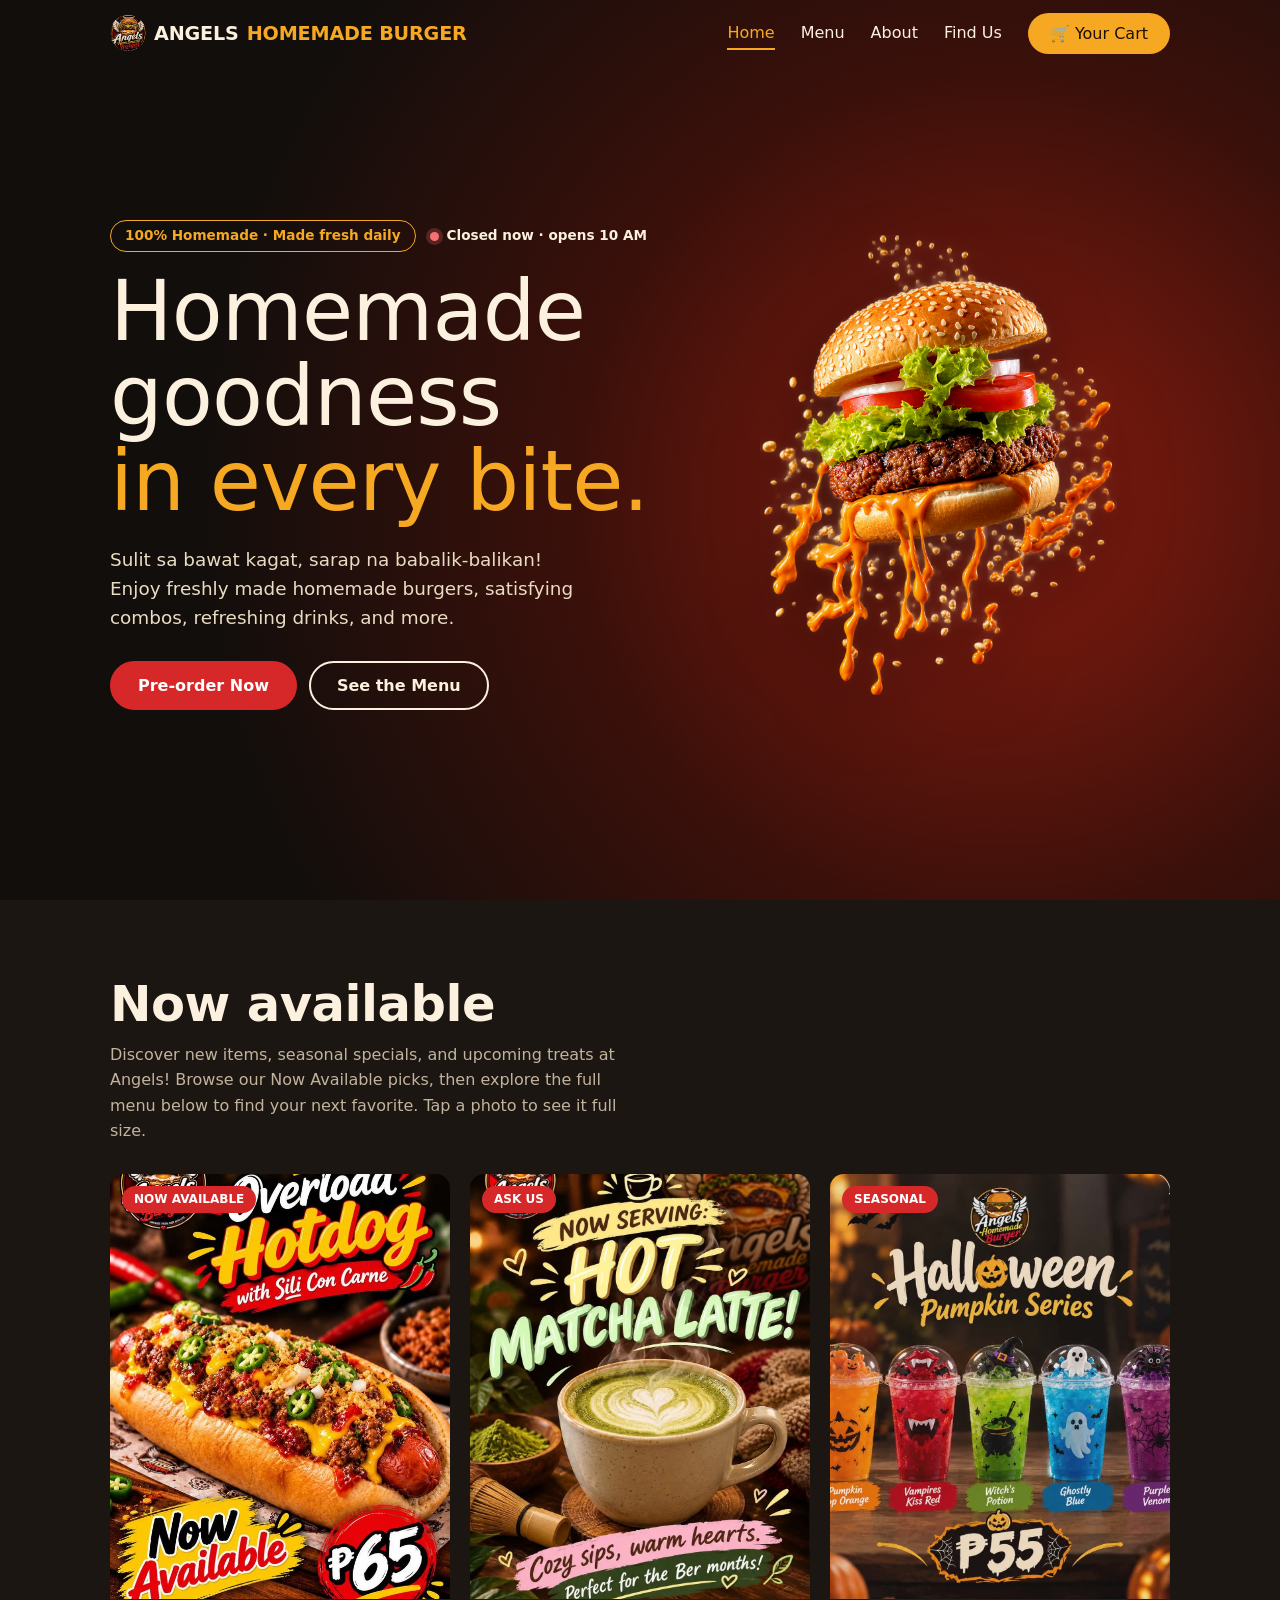
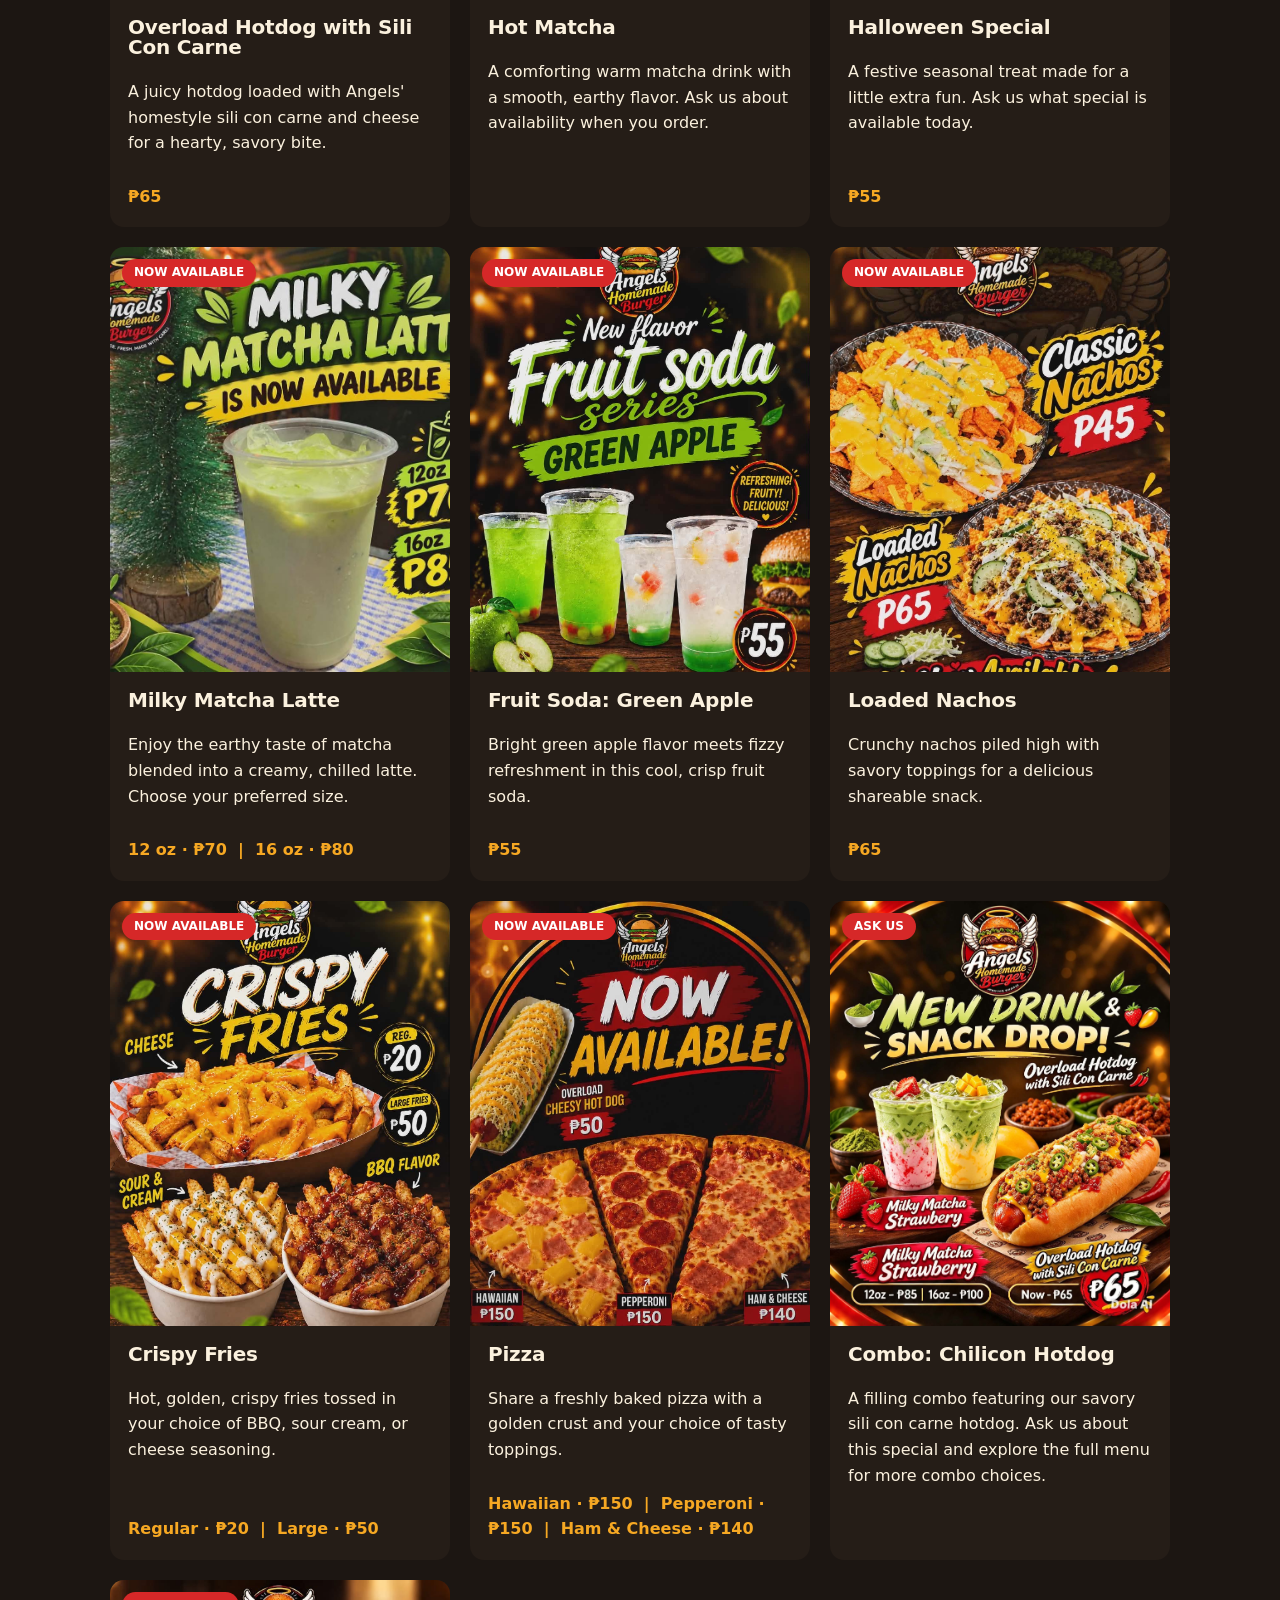
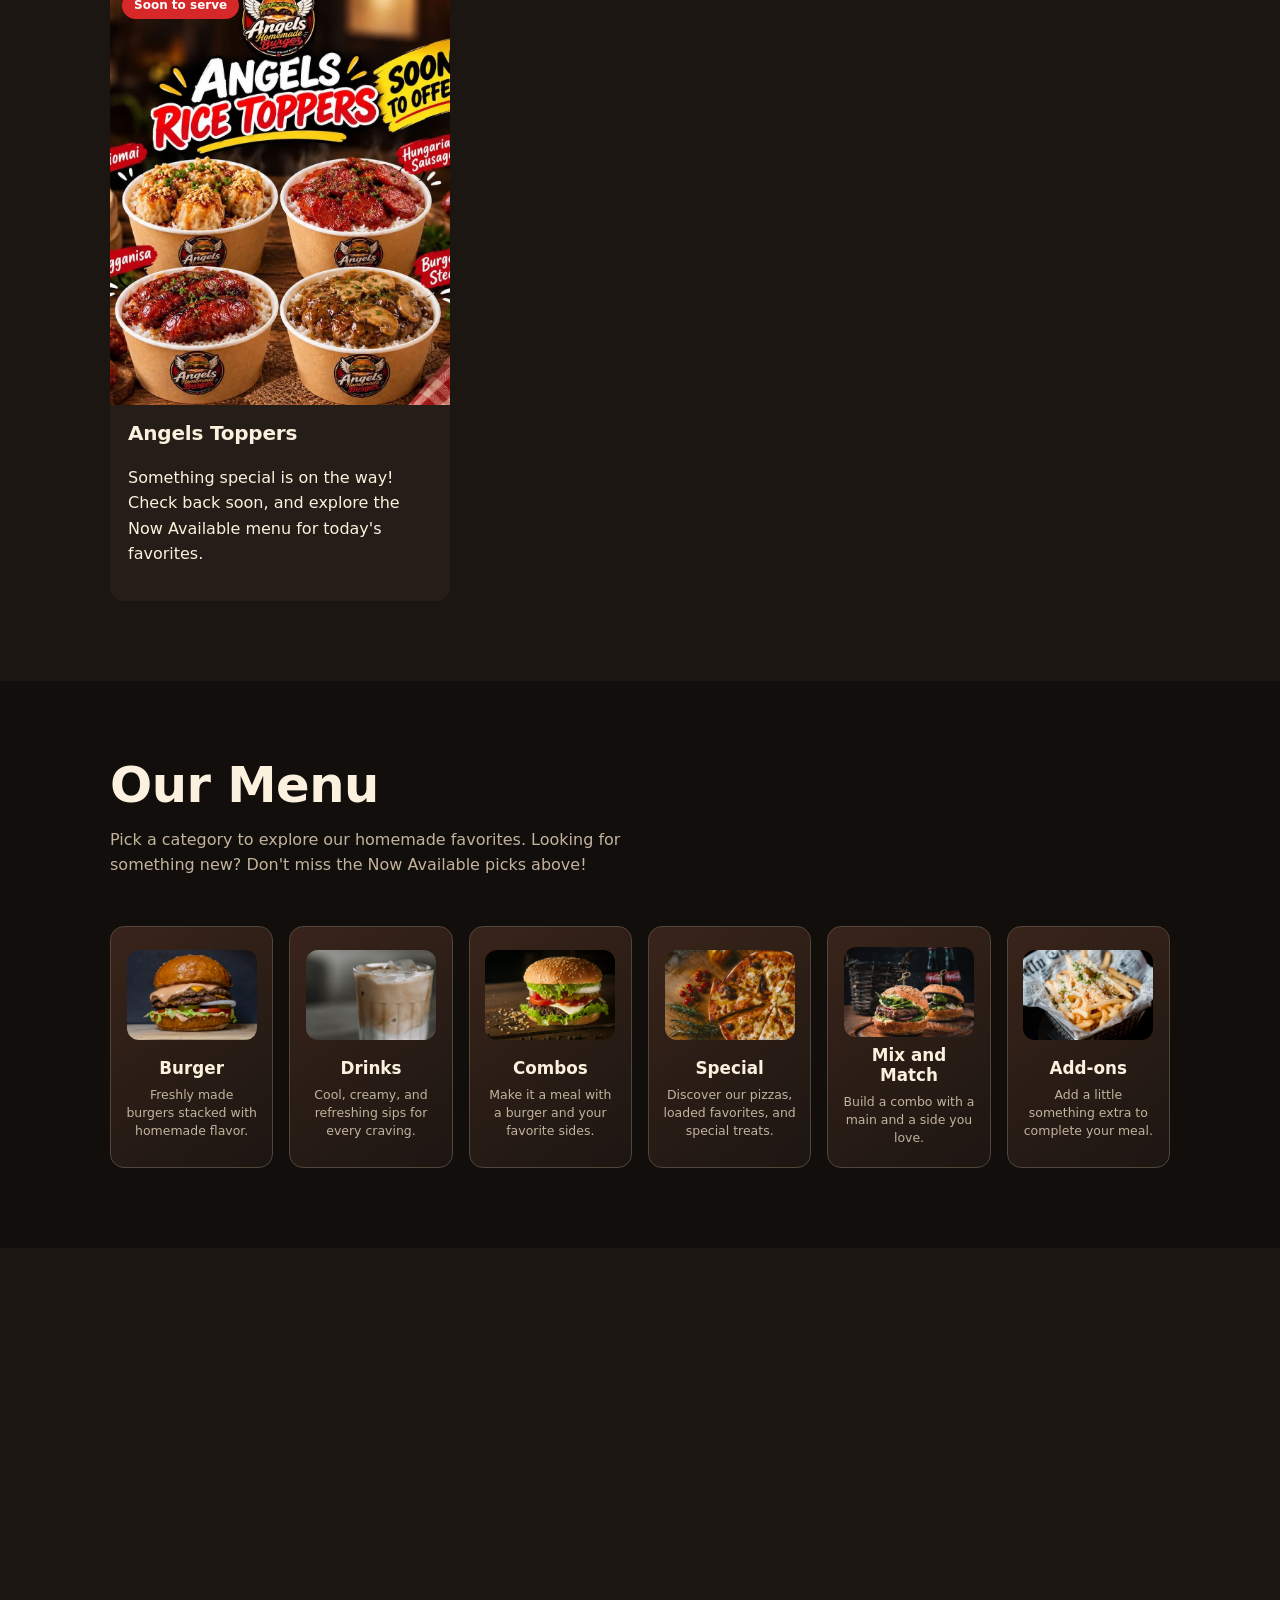
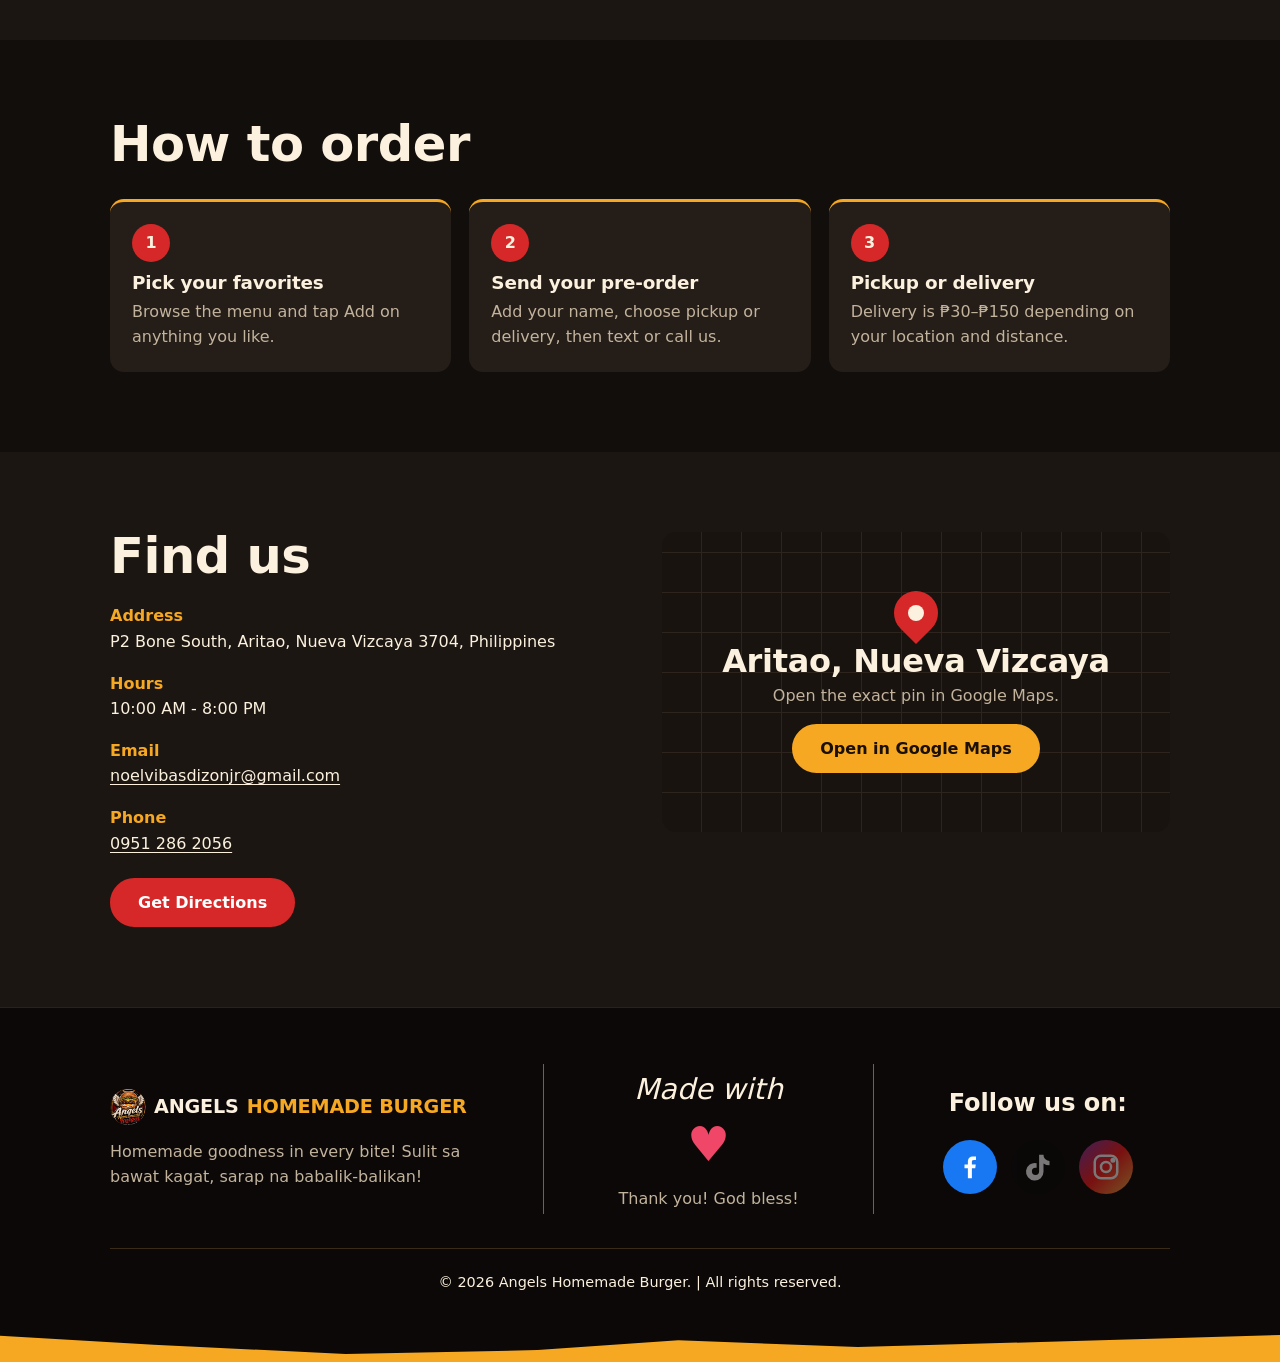
<file: index.html>
<!DOCTYPE html>
<html lang="en">
<head>
  <meta charset="utf-8">
  <meta http-equiv="Content-Security-Policy" content="default-src 'self'; script-src 'self'; style-src 'self' https://fonts.googleapis.com; font-src https://fonts.gstatic.com; img-src 'self' data:; connect-src 'none'; object-src 'none'; base-uri 'none'; form-action 'none'; upgrade-insecure-requests">
  <meta name="referrer" content="strict-origin-when-cross-origin">
  <meta name="format-detection" content="telephone=no">
  <meta name="viewport" content="width=device-width, initial-scale=1, viewport-fit=cover">
  <meta name="color-scheme" content="dark">
  <meta name="theme-color" content="#120e0c">
  <meta name="robots" content="index,follow,max-image-preview:large">

  <title>Angels Homemade Burger | Aritao, Nueva Vizcaya</title>
  <meta name="description" content="Explore homemade burgers, satisfying combos, refreshing drinks, and more at Angels Homemade Burger in Aritao, Nueva Vizcaya. Pre-order by call or text: 0951 286 2056.">

  <!-- Open Graph -->
  <meta property="og:title" content="Angels Homemade Burger | Aritao, Nueva Vizcaya">
  <meta property="og:description" content="Explore homemade burgers, satisfying combos, refreshing drinks, and more at Angels Homemade Burger in Aritao. Pre-order by text or call: 0951 286 2056.">
  <meta property="og:type" content="website">
  <meta property="og:site_name" content="Angels Homemade Burger">
  <meta property="og:image" content="assets/Logo.jpg">
  <meta property="og:image:width" content="1200">
  <meta property="og:image:height" content="1200">

  <!-- Twitter -->
  <meta name="twitter:card" content="summary_large_image">
  <meta name="twitter:title" content="Angels Homemade Burger">
  <meta name="twitter:description" content="Explore homemade burgers, satisfying combos, refreshing drinks, and more at Angels Homemade Burger in Aritao. Pre-order by text or call: 0951 286 2056.">
  <meta name="twitter:image" content="assets/Logo.jpg">

  <link rel="icon" href="assets/Logo.jpg">
  <link rel="apple-touch-icon" href="assets/Logo.jpg">

  <script type="application/ld+json">
  {
    "@context": "https://schema.org",
    "@type": "FastFoodRestaurant",
    "name": "Angels Homemade Burger",
    "telephone": "+639512862056",
    "servesCuisine": "Burgers",
    "image": "assets/Logo.jpg",
    "address": {
      "@type": "PostalAddress",
      "streetAddress": "P2 Bone South",
      "addressLocality": "Aritao",
      "addressRegion": "Nueva Vizcaya",
      "postalCode": "3704",
      "addressCountry": "PH"
    },
    "openingHours": "Mo-Su 10:00-20:00",
    "currenciesAccepted": "PHP",
    "sameAs": ["https://www.facebook.com/share/1HFL8ad2Cn/?mibextid=wwXIfr"]
  }
  </script>

  <link rel="preconnect" href="https://fonts.googleapis.com">
  <link rel="preconnect" href="https://fonts.gstatic.com" crossorigin>
  <link href="https://fonts.googleapis.com/css2?family=Poppins:wght@400;500;600;700;800&display=swap" rel="stylesheet">
  <link rel="stylesheet" href="css/styles.css">
</head>
<body>

  <a class="skip" href="#main">Skip to main content</a>

  <noscript>
    <p class="note wrap">The menu and pre-order form need JavaScript. You can still call or text us at 0951 286 2056.</p>
  </noscript>

  <header>
    <div class="wrap">
      <nav aria-label="Main">
        <a class="logo" href="#home">
          <img class="logo-mark" src="assets/Logo.jpg" alt="">ANGELS <b>HOMEMADE BURGER</b>
        </a>
        <button class="burger" aria-label="Open menu" aria-expanded="false" aria-controls="links">
          <span class="bun-top"></span><span class="lettuce"></span><span class="patty"></span><span class="cheese"></span><span class="bun-bottom"></span>
        </button>
        <ul class="links" id="links">
          <li><a href="#home">Home</a></li>
          <li><a href="#menu">Menu</a></li>
          <li><a href="#about">About</a></li>
          <li><a href="#contact">Find Us</a></li>
          <li><a class="btn" href="tel:+639512862056" data-open-order>🛒 Your Cart</a></li>
        </ul>
      </nav>
    </div>
  </header>

  <main id="main">

    <section class="hero" id="home">
      <div class="wrap">
        <div>
          <div class="meta">
            <span class="badge">100% Homemade · Made fresh daily</span>
            <span class="open" id="openNow" role="status"><i></i><span></span></span>
          </div>
          <h1>Homemade goodness <span>in every bite.</span></h1>
          <p>Sulit sa bawat kagat, sarap na babalik-balikan! Enjoy freshly made homemade burgers, satisfying combos, refreshing drinks, and more.</p>
          <div class="cta">
            <a class="btn red" href="tel:+639512862056" data-open-order>Pre-order Now</a>
            <a class="btn ghost" href="#menu">See the Menu</a>
          </div>
        </div>
        <img class="hero-art" src="assets/burger_pic.png" alt="Angels Homemade Burger logo featuring a burger with wings" width="1200" height="1200" fetchpriority="high">
      </div>
    </section>

    <section class="alt" id="featured">
      <div class="wrap">
        <h2>Now available</h2>
        <p class="lead mt-12">Discover new items, seasonal specials, and upcoming treats at Angels! Browse our Now Available picks, then explore the full menu below to find your next favorite. Tap a photo to see it full size.</p>
        <div class="feat" role="region" aria-label="Featured menu items" tabindex="0">
          <article class="fcard">
            <span class="tag">NOW AVAILABLE</span>
            <div class="fimg">
              <img src="assets/hotdog-burger.jpg" alt="Overload Hotdog topped with sili con carne and cheese" data-op="50% 60%" loading="lazy">
            </div>
            <div class="in">
              <h3>Overload Hotdog with Sili Con Carne</h3>
              <p>A juicy hotdog loaded with Angels' homestyle sili con carne and cheese for a hearty, savory bite.</p>
              <p class="featured-price">₱65</p>
            </div>
          </article>
          <article class="fcard">
            <span class="tag">ASK US</span>
            <div class="fimg">
              <img src="assets/matcha_hot.jpg" alt="Hot matcha drink" loading="lazy">
            </div>
            <div class="in">
              <h3>Hot Matcha</h3>
              <p>A comforting warm matcha drink with a smooth, earthy flavor. Ask us about availability when you order.</p>
            </div>
          </article>

          <article class="fcard">
            <span class="tag">SEASONAL</span>
            <div class="fimg">
              <img src="assets/special_halloween.jpg" alt="Seasonal Halloween special" loading="lazy">
            </div>
            <div class="in">
              <h3>Halloween Special</h3>
              <p>A festive seasonal treat made for a little extra fun. Ask us what special is available today.</p>
              <p class="featured-price">₱55</p>
            </div>
          </article>

          <article class="fcard">
            <span class="tag">NOW AVAILABLE</span>
            <div class="fimg">
              <img src="assets/milktea.jpg" alt="Milky Matcha Latte" data-op="50% 70%" loading="lazy">
            </div>
            <div class="in">
              <h3>Milky Matcha Latte</h3>
              <p>Enjoy the earthy taste of matcha blended into a creamy, chilled latte. Choose your preferred size.</p>
              <p class="featured-price">12 oz · ₱70 &nbsp;|&nbsp; 16 oz · ₱80</p>
            </div>
          </article>

          <article class="fcard">
            <span class="tag">NOW AVAILABLE</span>
            <div class="fimg">
              <img src="assets/fruit_soda.jpg" alt="Green Apple Fruit Soda" loading="lazy">
            </div>
            <div class="in">
              <h3>Fruit Soda: Green Apple</h3>
              <p>Bright green apple flavor meets fizzy refreshment in this cool, crisp fruit soda.</p>
              <p class="featured-price">₱55</p>
            </div>
          </article>

          <article class="fcard">
            <span class="tag">NOW AVAILABLE</span>
            <div class="fimg">
              <img src="assets/nachos_classic_loaded.jpg" alt="Loaded nachos topped with savory favorites" loading="lazy">
            </div>
            <div class="in">
              <h3>Loaded Nachos</h3>
              <p>Crunchy nachos piled high with savory toppings for a delicious shareable snack.</p>
              <p class="featured-price">₱65</p>
            </div>
          </article>

          <article class="fcard">
            <span class="tag">NOW AVAILABLE</span>
            <div class="fimg">
              <img src="assets/crispy_fries.jpg" alt="Crispy fries with your choice of flavor" loading="lazy">
            </div>
            <div class="in">
              <h3>Crispy Fries</h3>
              <p>Hot, golden, crispy fries tossed in your choice of BBQ, sour cream, or cheese seasoning.</p>
              <p class="featured-price">Regular · ₱20 &nbsp;|&nbsp; Large · ₱50</p>
            </div>
          </article>

          <article class="fcard">
            <span class="tag">NOW AVAILABLE</span>
            <div class="fimg">
              <img src="assets/pizza.jpg" alt="Pizza with a choice of delicious flavors" loading="lazy">
            </div>
            <div class="in">
              <h3>Pizza</h3>
              <p>Share a freshly baked pizza with a golden crust and your choice of tasty toppings.</p>
              <p class="featured-price">Hawaiian · ₱150 &nbsp;|&nbsp; Pepperoni · ₱150 &nbsp;|&nbsp; Ham &amp; Cheese · ₱140</p>
            </div>
          </article>

          <article class="fcard">
            <span class="tag">ASK US</span>
            <div class="fimg">
              <img src="assets/combo_chilicon_hotdog.jpg" alt="Sili Con Carne Hotdog Combo" loading="lazy">
            </div>
            <div class="in">
              <h3>Combo: Chilicon Hotdog</h3>
              <p>A filling combo featuring our savory sili con carne hotdog. Ask us about this special and explore the full menu for more combo choices.</p>
            </div>
          </article>

          <article class="fcard">
            <span class="tag">Soon to serve</span>
            <div class="fimg">
              <img src="assets/angels_toppers.jpg" alt="Angels Toppers, coming soon" loading="lazy">
            </div>
            <div class="in">
              <h3>Angels Toppers</h3>
              <p>Something special is on the way! Check back soon, and explore the Now Available menu for today's favorites.</p>
            </div>
          </article>
        </div>
      </div>
    </section>

    <section id="menu">
      <div class="wrap">
        <div class="head">
          <div>
            <h2>Our Menu</h2>
            <p class="lead">Pick a category to explore our homemade favorites. Looking for something new? Don't miss the Now Available picks above!</p>
          </div>
        </div>

        <!--
        HOW TO EDIT THE MENU (no coding needed)
        - Photo: inside a card, find <img alt="..."> and add src="your-photo.jpg" -> <img src="your-photo.jpg" alt="...">
        - Price: change the number in data-p="40" on the <article> line. Prices appear on the menu and in the order summary.
        - Name / description / category: edit data-n, data-c and the text inside the card.
        - New item: copy a whole <article> ... </article> block, paste it below the last one, and change data-id to a new unique word.
        - Categories: use Burger, Drinks, Combos, Special, Mix and Match or Add-ons in data-c and the cat label.
        -->

        <div class="category-grid category-view" id="category-view" aria-label="Menu categories"></div>

        <div class="products-view" id="products-view" hidden>
          <div class="products-head">
            <button class="back-categories" id="back-categories" type="button">Menu</button>
            <h3 id="category-title"></h3>
          </div>

          <div class="grid" id="dishes">

            <article class="card" data-id="classic" data-n="Classic Burger" data-c="Burger" data-p="40">
              <div class="pic" data-e="🍔">
                <img src="assets/classic_burger.jpg" alt="Classic Burger" loading="lazy" width="400" height="300">
              </div>
              <div class="in">
                <span class="cat">Burger</span>
                <h3>Classic Burger</h3>
                <p>A juicy homemade patty with house sauce and fresh toppings, served on a soft bun.</p>
                <div class="row">
                  <span class="price"></span>
                  <button class="add" data-add="classic" aria-label="Add Classic Burger to order">+ Add</button>
                </div>
              </div>
            </article>

            <article class="card" data-id="egg" data-n="Burger with Egg" data-c="Burger" data-p="50">
              <div class="pic" data-e="🍔">
                <img src="assets/egg_burger.jpg" alt="Burger with Egg" loading="lazy" width="400" height="300">
              </div>
              <div class="in">
                <span class="cat">Burger</span>
                <h3>Burger with Egg</h3>
                <p>Top your handmade burger with a freshly cooked egg, house sauce, and crisp toppings.</p>
                <div class="row">
                  <span class="price"></span>
                  <button class="add" data-add="egg" aria-label="Add Burger with Egg to order">+ Add</button>
                </div>
              </div>
            </article>

            <article class="card" data-id="cheese" data-n="Burger with Cheese" data-c="Burger" data-p="50">
              <div class="pic" data-e="🧀">
                <img src="assets/cheese_burger.jpg" alt="Burger with Cheese" loading="lazy" width="400" height="300">
              </div>
              <div class="in">
                <span class="cat">Burger</span>
                <h3>Burger with Cheese</h3>
                <p>Melted cheese tops a savory homemade patty, finished with house sauce and fresh toppings.</p>
                <div class="row">
                  <span class="price"></span>
                  <button class="add" data-add="cheese" aria-label="Add Burger with Cheese to order">+ Add</button>
                </div>
              </div>
            </article>

            <article class="card" data-id="ec" data-n="Burger Egg + Cheese" data-c="Burger" data-p="55">
              <div class="pic" data-e="🍔">
                <img src="assets/cheese_burger_egg.jpg" alt="Burger Egg + Cheese" loading="lazy" width="400" height="300">
              </div>
              <div class="in">
                <span class="cat">Burger</span>
                <h3>Burger Egg + Cheese</h3>
                <p>Enjoy a homemade patty layered with egg, melted cheese, house sauce, and fresh toppings.</p>
                <div class="row">
                  <span class="price"></span>
                  <button class="add" data-add="ec" aria-label="Add Burger Egg + Cheese to order">+ Add</button>
                </div>
              </div>
            </article>

            <article class="card" data-id="bf" data-n="Burger + Fries" data-c="Combos" data-p="65">
              <div class="pic" data-e="🍟">
                <img src="assets/combo_burger_fries.jpg" alt="Burger + Fries" loading="lazy" width="400" height="300">
              </div>
              <div class="in">
                <span class="cat">Combos</span>
                <h3>Burger + Fries</h3>
                <p>Pair a classic homemade burger with a side of hot, crispy fries for an easy favorite.</p>
                <div class="row">
                  <span class="price"></span>
                  <button class="add" data-add="bf" aria-label="Add Burger + Fries to order">+ Add</button>
                </div>
              </div>
            </article>

            <article class="card" data-id="bef" data-n="Burger with Egg + Fries" data-c="Combos" data-p="70">
              <div class="pic" data-e="🍟">
                <img src="assets/combo_egg_burger_fries.jpg" alt="Burger with Egg + Fries" loading="lazy" width="400" height="300">
              </div>
              <div class="in">
                <span class="cat">Combos</span>
                <h3>Burger with Egg + Fries</h3>
                <p>A hearty burger topped with egg, served with a side of golden, crispy fries.</p>
                <div class="row">
                  <span class="price"></span>
                  <button class="add" data-add="bef" aria-label="Add Burger with Egg + Fries to order">+ Add</button>
                </div>
              </div>
            </article>

            <article class="card" data-id="bfd" data-n="Burger Egg, Cheese, Fries + Drink" data-c="Combos" data-p="85">
              <div class="pic" data-e="🥤">
                <img src="assets/combo_burger_fries_drinks.jpg" alt="Burger Egg, Cheese, Fries + Drink" loading="lazy" width="400" height="300">
              </div>
              <div class="in">
                <span class="cat">Combos</span>
                <h3>Burger Egg, Cheese, Fries + Drink</h3>
                <p>A filling all-in-one meal with a burger, egg, cheese, crispy fries, and a refreshing drink.</p>
                <div class="row">
                  <span class="price"></span>
                  <button class="add" data-add="bfd" aria-label="Add Burger Egg, Cheese, Fries + Drink to order">+ Add</button>
                </div>
              </div>
            </article>

            <article class="card" data-id="sili" data-n="Sili Con Carne Add-on" data-c="Add-ons" data-p="12">
              <div class="pic" data-e="🌶️">
                <img src="assets/chilicon.jpg" alt="Sili Con Carne Add-on" data-op="50% 80%" loading="lazy" width="400" height="300">
              </div>
              <div class="in">
                <span class="cat">Add-ons</span>
                <h3>Sili Con Carne Add-on</h3>
                <p>Add a spoonful of Angels' savory, homestyle sili con carne to bring extra flavor to your meal.</p>
                <div class="row">
                  <span class="price"></span>
                  <button class="add" data-add="sili" aria-label="Add Sili Con Carne Add-on to order">+ Add</button>
                </div>
              </div>
            </article>

            <article class="card" data-id="nachos-classic" data-n="Classic Nachos" data-c="Add-ons" data-p="45">
              <div class="pic" data-e="🧀">
                <img src="assets/nachos_classic.jpg" alt="Classic Nachos" loading="lazy" width="400" height="300">
              </div>
              <div class="in">
                <span class="cat">Add-ons</span>
                <h3>Classic Nachos</h3>
                <p>Crispy nachos with a generous helping of savory toppings—perfect for a quick snack or sharing.</p>
                <div class="row">
                  <span class="price"></span>
                  <button class="add" data-add="nachos-classic" aria-label="Add Classic Nachos to order">+ Add</button>
                </div>
              </div>
            </article>

            <article class="card" data-id="nachos-loaded" data-n="Loaded Nachos" data-c="Add-ons" data-p="65">
              <div class="pic" data-e="🌮">
                <img src="assets/nachos_loaded.jpg" alt="Loaded Nachos" data-op="50% 80%" loading="lazy" width="400" height="300">
              </div>
              <div class="in">
                <span class="cat">Add-ons</span>
                <h3>Loaded Nachos</h3>
                <p>Crunchy nachos piled with hearty toppings for a bold, satisfying snack to enjoy on your own or share.</p>
                <div class="row">
                  <span class="price"></span>
                  <button class="add" data-add="nachos-loaded" aria-label="Add Loaded Nachos to order">+ Add</button>
                </div>
              </div>
            </article>

            <article class="card" data-id="siomai" data-n="Siomai" data-c="Add-ons" data-p="10">
              <div class="pic" data-e="🥟">
                <img src="assets/siomai.jpg" alt="Siomai" loading="lazy" width="400" height="300">
              </div>
              <div class="in">
                <span class="cat">Add-ons</span>
                <h3>Siomai</h3>
                <p>Enjoy savory siomai as a snack or add it to your meal for an extra bite.</p>
                <div class="row">
                  <span class="price"></span>
                  <button class="add" data-add="siomai" aria-label="Add Siomai to order">+ Add</button>
                </div>
              </div>
            </article>

            <article class="card" data-id="fries-regular" data-n="Crispy Fries: Regular" data-c="Add-ons" data-p="20">
              <div class="pic" data-e="🍟">
                <img src="assets/fries_small.jpg" alt="Crispy Fries: Regular" loading="lazy" width="400" height="300">
                <!-- PHOTO: add src="your-photo.jpg" inside the img tag above -->
              </div>
              <div class="in">
                <span class="cat">Add-ons</span>
                <h3>Crispy Fries: Regular</h3>
                <p>A crisp, golden serving of fries. Pick BBQ, sour cream, cheese, or plain seasoning.</p>
                <div class="row fries-row">
                  <div class="fries-option">
                    <label class="fries-choice" for="regular-fries-flavor">Flavor</label>
                    <select id="regular-fries-flavor" class="fries-flavor" aria-label="Choose regular Crispy Fries flavor">
                      <option value="regular">Regular</option>
                      <option value="BBQ">BBQ</option>
                      <option value="Sour Cream">Sour Cream</option>
                      <option value="Cheese">Cheese</option>
                    </select>
                  </div>
                  <span class="price"></span>
                  <button class="add" data-add="fries-regular" aria-label="Add regular Crispy Fries to order">+ Add</button>
                </div>
              </div>
            </article>

            <article class="card" data-id="fl" data-n="Crispy Fries: Large" data-c="Add-ons" data-p="50">
              <div class="pic" data-e="🍟">
                <img src="assets/fries_large.jpg" alt="Crispy Fries" loading="lazy" width="400" height="300">
              </div>
              <div class="in">
                <span class="cat">Add-ons</span>
                <h3>Crispy Fries: Large</h3>
                <p>A generous serving of golden, crispy fries. Pick BBQ, sour cream, cheese, or plain seasoning.</p>
                <div class="row fries-row">
                  <div class="fries-option">
                    <label class="fries-choice" for="large-fries-flavor">Flavor</label>
                    <select id="large-fries-flavor" class="fries-flavor" aria-label="Choose large Crispy Fries flavor">
                      <option value="regular">Regular</option>
                      <option value="BBQ">BBQ</option>
                      <option value="Sour Cream">Sour Cream</option>
                      <option value="Cheese">Cheese</option>
                    </select>
                  </div>
                  <span class="price"></span>
                  <button class="add" data-add="fl" aria-label="Add large Crispy Fries to order">+ Add</button>
                </div>
              </div>
            </article>

            <article class="card" data-id="halloween-drinks" data-n="Halloween Drinks" data-c="Drinks" data-p="55">
              <div class="pic" data-e="🥤">
                <img src="assets/special_halloween.jpg" alt="Halloween Drinks" loading="lazy" width="400" height="300">
              </div>
              <div class="in">
                <span class="cat">Drinks</span>
                <h3>Halloween Drinks</h3>
                <p>A festive seasonal treat made for a little extra fun. Ask us what special is available today.</p>
                <div class="row">
                  <span class="price"></span>
                  <button class="add" data-add="halloween-drinks" aria-label="Add Halloween Drinks to order">+ Add</button>
                </div>
              </div>
            </article>

            <article class="card" data-id="americano" data-n="Americano" data-c="Drinks" data-p="65">
              <div class="pic" data-e="🥤">
                <img src="assets/americano.jpg" alt="Americano" loading="lazy" width="400" height="300">
              </div>
              <div class="in">
                <span class="cat">Drinks</span>
                <h3>Americano</h3>
                <p>A bold, smooth black coffee with rich espresso flavor and a clean finish.</p>
                <div class="row">
                  <span class="price"></span>
                  <button class="add" data-add="americano" aria-label="Add Americano to order">+ Add</button>
                </div>
              </div>
            </article>

            <article class="card" data-id="fruit-soda-green-apple" data-n="Green Apple Fruit Soda" data-c="Drinks" data-p="55">
              <div class="pic" data-e="🥤">
                <img src="assets/green_apple_soda.jpg" alt="Green Apple Fruit Soda" loading="lazy" width="400" height="300">
              </div>
              <div class="in">
                <span class="cat">Drinks</span>
                <h3>Fruit Soda: Green Apple</h3>
                <p>Bright green apple flavor meets fizzy refreshment in this cool, crisp fruit soda.</p>
                <div class="row">
                  <span class="price"></span>
                  <button class="add" data-add="fruit-soda-green-apple" aria-label="Add Green Apple Fruit Soda to order">+ Add</button>
                </div>
              </div>
            </article>

            <article class="card" data-id="ice-caramel" data-n="Iced Caramel" data-c="Drinks" data-p="85">
              <div class="pic" data-e="🥤">
                <img src="assets/ice_caramel.jpg" alt="Iced Caramel" loading="lazy" width="400" height="300">
              </div>
              <div class="in">
                <span class="cat">Drinks</span>
                <h3>Iced Caramel</h3>
                <p>Chilled coffee blended with sweet caramel for a smooth, satisfying pick-me-up.</p>
                <div class="row">
                  <span class="price"></span>
                  <button class="add" data-add="ice-caramel" aria-label="Add Iced Caramel to order">+ Add</button>
                </div>
              </div>
            </article>

            <article class="card" data-id="iced-latte" data-n="Iced Latte" data-c="Drinks" data-p="80">
              <div class="pic" data-e="🥤">
                <img src="assets/iced_latte.jpg" alt="Iced Latte" loading="lazy" width="400" height="300">
              </div>
              <div class="in">
                <span class="cat">Drinks</span>
                <h3>Iced Latte</h3>
                <p>Espresso and milk come together in this chilled, smooth, easy-to-enjoy latte.</p>
                <div class="row">
                  <span class="price"></span>
                  <button class="add" data-add="iced-latte" aria-label="Add Iced Latte to order">+ Add</button>
                </div>
              </div>
            </article>

            <article class="card" data-id="lemonade" data-n="Lemonade" data-c="Drinks" data-p="55">
              <div class="pic" data-e="🥤">
                <img src="assets/lemonade.jpg" alt="Lemonade" loading="lazy" width="400" height="300">
              </div>
              <div class="in">
                <span class="cat">Drinks</span>
                <h3>Lemonade</h3>
                <p>A cool, citrusy lemonade with a bright, refreshing taste.</p>
                <div class="row">
                  <span class="price"></span>
                  <button class="add" data-add="lemonade" aria-label="Add Lemonade to order">+ Add</button>
                </div>
              </div>
            </article>

            <article class="card" data-id="soda-lychee" data-n="Lychee Soda" data-c="Drinks" data-p="55">
              <div class="pic" data-e="🥤">
                <img src="assets/soda_lychee.jpg" alt="Lychee Soda" loading="lazy" width="400" height="300">
              </div>
              <div class="in">
                <span class="cat">Drinks</span>
                <h3>Lychee Fruit Soda</h3>
                <p>Enjoy the sweet, floral taste of lychee with a lively, fizzy finish.</p>
                <div class="row">
                  <span class="price"></span>
                  <button class="add" data-add="soda-lychee" aria-label="Add Lychee Soda to order">+ Add</button>
                </div>
              </div>
            </article>

            <article class="card" data-id="milky-chocolate" data-n="Milky Chocolate" data-c="Drinks">
              <div class="pic" data-e="🥤">
                <img src="assets/milky_chocolate.jpg" alt="Milky Chocolate" loading="lazy" width="400" height="300">
              </div>
              <div class="in">
                <span class="cat">Drinks</span>
                <h3>Milky Chocolate</h3>
                <p>Rich chocolate flavor meets creamy milk for a smooth, satisfying drink. Choose your preferred size.</p>
                <div class="fbtns">
                  <button class="add" data-add="milky-chocolate-12" data-order-name="Milky Chocolate 12 oz" data-price="70" aria-label="Add 12 oz Milky Chocolate to order">12 oz · ₱70</button>
                  <button class="add" data-add="milky-chocolate-16" data-order-name="Milky Chocolate 16 oz" data-price="80" aria-label="Add 16 oz Milky Chocolate to order">16 oz · ₱80</button>
                </div>
              </div>
            </article>

            <article class="card" data-id="milky-mango" data-n="Milky Mango" data-c="Drinks">
              <div class="pic" data-e="🥤">
                <img src="assets/milky_mango.jpg" alt="Milky Mango" loading="lazy" width="400" height="300">
              </div>
              <div class="in">
                <span class="cat">Drinks</span>
                <h3>Milky Mango</h3>
                <p>Sweet mango and creamy milk make a smooth, fruity drink. Choose your preferred size.</p>
                <div class="fbtns">
                  <button class="add" data-add="milky-mango-12" data-order-name="Milky Mango 12 oz" data-price="70" aria-label="Add 12 oz Milky Mango to order">12 oz · ₱70</button>
                  <button class="add" data-add="milky-mango-16" data-order-name="Milky Mango 16 oz" data-price="80" aria-label="Add 16 oz Milky Mango to order">16 oz · ₱80</button>
                </div>
              </div>
            </article>

            <article class="card" data-id="milky-strawberry" data-n="Milky Strawberry" data-c="Drinks">
              <div class="pic" data-e="🥤">
                <img src="assets/milky_strawberry.jpg" alt="Milky Strawberry" loading="lazy" width="400" height="300">
              </div>
              <div class="in">
                <span class="cat">Drinks</span>
                <h3>Milky Strawberry</h3>
                <p>Sweet strawberry flavor blended with creamy milk for a smooth, fruity treat. Choose your preferred size.</p>
                <div class="fbtns">
                  <button class="add" data-add="milky-strawberry-12" data-order-name="Milky Strawberry 12 oz" data-price="70" aria-label="Add 12 oz Milky Strawberry to order">12 oz · ₱70</button>
                  <button class="add" data-add="milky-strawberry-16" data-order-name="Milky Strawberry 16 oz" data-price="80" aria-label="Add 16 oz Milky Strawberry to order">16 oz · ₱80</button>
                </div>
              </div>
            </article>

            <article class="card" data-id="matcha" data-n="Milky Matcha Latte" data-c="Drinks">
              <div class="pic" data-e="🍵">
                <img src="assets/milky_matcha.jpg" alt="Milky Matcha Latte" data-op="50% 70%" loading="lazy" width="400" height="300">
              </div>
              <div class="in">
                <span class="cat">Drinks</span>
                <h3>Milky Matcha Latte</h3>
                <p>Earthy matcha blended with creamy milk for a smooth, chilled latte. Choose your preferred size.</p>
                <div class="fbtns">
                  <button class="add" data-add="matcha-12" data-order-name="Milky Matcha Latte 12 oz" data-price="70" aria-label="Add 12 oz Milky Matcha Latte to order">12 oz · ₱70</button>
                  <button class="add" data-add="matcha-16" data-order-name="Milky Matcha Latte 16 oz" data-price="80" aria-label="Add 16 oz Milky Matcha Latte to order">16 oz · ₱80</button>
                </div>
              </div>
            </article>

            <article class="card" data-id="matcha-strawberry" data-n="Milky Matcha Strawberry" data-c="Drinks">
              <div class="pic" data-e="🍵">
                <img src="assets/milky_matcha_strawberry.jpg" alt="Milky Matcha Strawberry" data-op="50% 70%" loading="lazy" width="400" height="300">
              </div>
              <div class="in">
                <span class="cat">Drinks</span>
                <h3>Milky Matcha Strawberry</h3>
                <p>A creamy matcha latte with sweet strawberry flavor for a fruity twist. Choose your preferred size.</p>
                <div class="fbtns">
                  <button class="add" data-add="matcha-strawberry-12" data-order-name="Milky Matcha Strawberry 12 oz" data-price="85" aria-label="Add 12 oz Milky Matcha Strawberry to order">12 oz · ₱85</button>
                  <button class="add" data-add="matcha-strawberry-16" data-order-name="Milky Matcha Strawberry 16 oz" data-price="100" aria-label="Add 16 oz Milky Matcha Strawberry to order">16 oz · ₱100</button>
                </div>
              </div>
            </article>

            <article class="card" data-id="matcha-mango" data-n="Milky Matcha Mango" data-c="Drinks">
              <div class="pic" data-e="🍵">
                <img src="assets/milky_matcha_mango.jpg" alt="Milky Matcha Mango" data-op="50% 70%" loading="lazy" width="400" height="300">
              </div>
              <div class="in">
                <span class="cat">Drinks</span>
                <h3>Milky Matcha Mango</h3>
                <p>A creamy matcha latte paired with sweet mango flavor. Choose your preferred size.</p>
                <div class="fbtns">
                  <button class="add" data-add="matcha-mango-12" data-order-name="Milky Matcha Mango 12 oz" data-price="85" aria-label="Add 12 oz Milky Matcha Mango to order">12 oz · ₱85</button>
                  <button class="add" data-add="matcha-mango-16" data-order-name="Milky Matcha Mango 16 oz" data-price="100" aria-label="Add 16 oz Milky Matcha Mango to order">16 oz · ₱100</button>
                </div>
              </div>
            </article>

            <article class="card" data-id="hotdog" data-n="Overload Hotdog with Sili Con Carne" data-c="Special" data-p="65">
              <div class="pic" data-e="🌭">
                <img src="assets/overload_hotdog_chilicon.jpg" alt="Overload Hotdog with Sili Con Carne" data-op="50% 60%" loading="lazy" width="400" height="300">
              </div>
              <div class="in">
                <span class="cat">Special</span>
                <h3>Overload Hotdog with Sili Con Carne</h3>
                <p>A juicy hotdog loaded with Angels' homestyle sili con carne and cheese for a hearty, savory bite.</p>
                <div class="row">
                  <span class="price"></span>
                  <button class="add" data-add="hotdog" aria-label="Add Overload Hotdog with Sili Con Carne to order">+ Add</button>
                </div>
              </div>
            </article>

            <article class="card" data-id="pizza-hawaiian" data-n="Hawaiian Pizza" data-c="Special" data-p="150">
              <div class="pic" data-e="🍕">
                <img src="assets/pizza_hawaiian.jpg" alt="Hawaiian Pizza" loading="lazy" width="400" height="300">
              </div>
              <div class="in">
                <span class="cat">Special</span>
                <h3>Hawaiian Pizza</h3>
                <p>A classic sweet-and-savory pairing of ham and pineapple on a golden pizza crust.</p>
                <div class="row">
                  <span class="price"></span>
                  <button class="add" data-add="pizza-hawaiian" aria-label="Add Hawaiian Pizza to order">+ Add</button>
                </div>
              </div>
            </article>

            <article class="card" data-id="pizza-pepperoni" data-n="Pepperoni Pizza" data-c="Special" data-p="150">
              <div class="pic" data-e="🍕">
                <img src="assets/pizza_pepperoni.jpg" alt="Pepperoni Pizza" loading="lazy" width="400" height="300">
              </div>
              <div class="in">
                <span class="cat">Special</span>
                <h3>Pepperoni Pizza</h3>
                <p>A golden-crust favorite topped with savory pepperoni and melted cheese.</p>
                <div class="row">
                  <span class="price"></span>
                  <button class="add" data-add="pizza-pepperoni" aria-label="Add Pepperoni Pizza to order">+ Add</button>
                </div>
              </div>
            </article>

            <article class="card" data-id="pizza-ham-cheese" data-n="Ham and Cheese Pizza" data-c="Special" data-p="140">
              <div class="pic" data-e="🍕">
                <img src="assets/pizza_ham_cheese.jpg" alt="Ham and Cheese Pizza" loading="lazy" width="400" height="300">
              </div>
              <div class="in">
                <span class="cat">Special</span>
                <h3>Ham and Cheese Pizza</h3>
                <p>Enjoy savory ham and melted cheese baked together on a crisp, golden crust.</p>
                <div class="row">
                  <span class="price"></span>
                  <button class="add" data-add="pizza-ham-cheese" aria-label="Add Ham and Cheese Pizza to order">+ Add</button>
                </div>
              </div>
            </article>

            <article class="card" data-id="pizza-bacon" data-n="Bacon Pizza" data-c="Special" data-p="160">
              <div class="pic" data-e="🍕">
                <img src="assets/pizza_bacon.jpg" alt="Bacon Pizza" loading="lazy" width="400" height="300">
              </div>
              <div class="in">
                <span class="cat">Special</span>
                <h3>Bacon Pizza</h3>
                <p>A savory pizza topped with bacon and melted cheese on a golden crust.</p>
                <div class="row">
                  <span class="price"></span>
                  <button class="add" data-add="pizza-bacon" aria-label="Add Bacon Pizza to order">+ Add</button>
                </div>
              </div>
            </article>

            <article class="card" data-id="pizza-beef-mushroom" data-n="Beef and Mushroom Pizza" data-c="Special" data-p="180">
              <div class="pic" data-e="🍕">
                <img src="assets/beef_mashrooms.jpg" alt="Beef and Mushroom Pizza" loading="lazy" width="400" height="300">
              </div>
              <div class="in">
                <span class="cat">Special</span>
                <h3>Beef and Mushroom Pizza</h3>
                <p>A hearty combination of savory beef and mushrooms baked over a golden crust.</p>
                <div class="row">
                  <span class="price"></span>
                  <button class="add" data-add="pizza-beef-mushroom" aria-label="Add Beef and Mushroom Pizza to order">+ Add</button>
                </div>
              </div>
            </article>

          </div><!-- /#dishes -->

          <div class="mix-builder" id="mix-builder" aria-labelledby="mix-title" hidden>
            <h3 id="mix-title">Mix &amp; Match</h3>
            <p>Make it your own: choose one main and one side, add it to your order, and review the total.</p>
            <img class="mix-reference" src="assets/mix_and_match.jpg" alt="Mix and Match guide showing the main and side choices available for each combo.">
            <div class="f2">
              <div>
                <label for="mix-main">Step 1: Pick your main</label>
                <select id="mix-main">
                  <option value="burger-egg">Burger Egg</option>
                  <option value="burger-cheese">Burger Cheese</option>
                  <option value="siomai">5 pcs Siomai</option>
                </select>
              </div>
              <div>
                <label for="mix-side">Step 2: Pick your side</label>
                <select id="mix-side">
                  <option value="large-fries">Large Fries</option>
                  <option value="soda-blue">Soda — Blue Lemonade</option>
                  <option value="soda-lychee">Soda — Lychee</option>
                  <option value="soda-green">Soda — Green Apple</option>
                  <option value="classic-nachos">Classic Nachos</option>
                </select>
              </div>
            </div>
            <div class="row">
              <button class="btn red" type="button" id="add-mix">Add combo to order</button>
              <span class="mix-price">₱99 per combo</span>
            </div>
          </div>

          <p class="category-empty" id="category-empty" hidden>We're preparing items for this category. Please check back soon.</p>

        </div><!-- /#products-view -->
      </div>
    </section>

    <section class="alt" id="about">
      <div class="wrap two">
        <div class="rv">
          <h2>Made fresh. Made with care.</h2>
          <p class="lead mt-14">Angels Homemade Burger is a neighborhood favorite in Aritao, serving handmade patties cooked fresh and shared with a smile. From classic burgers to refreshing drinks and loaded snacks, there's something delicious for every craving.</p>
        </div>
        <ul class="hl rv m-0">
          <li><b>Fresh ingredients</b><span>Quality ingredients picked for every burger.</span></li>
          <li><b>Homemade patties</b><span>Made fresh daily, never an afterthought.</span></li>
          <li><b>Sulit &amp; satisfying</b><span>Generous, crave-worthy meals made to leave you smiling.</span></li>
        </ul>
      </div>
    </section>

    <section id="how">
      <div class="wrap">
        <h2>How to order</h2>
        <ol class="steps">
          <li>
            <b>1</b>
            <h3>Pick your favorites</h3>
            <p>Browse the menu and tap Add on anything you like.</p>
          </li>
          <li>
            <b>2</b>
            <h3>Send your pre-order</h3>
            <p>Add your name, choose pickup or delivery, then text or call us.</p>
          </li>
          <li>
            <b>3</b>
            <h3>Pickup or delivery</h3>
            <p>Delivery is ₱30–₱150 depending on your location and distance.</p>
          </li>
        </ol>
      </div>
    </section>

    <section class="alt" id="contact">
      <div class="wrap two">
        <div>
          <h2>Find us</h2>
          <ul class="info">
            <li><b>Address</b>P2 Bone South, Aritao, Nueva Vizcaya 3704, Philippines</li>
            <li><b>Hours</b>10:00 AM - 8:00 PM</li>
            <li><b>Email</b><a href="mailto:noelvibasdizonjr@gmail.com">noelvibasdizonjr@gmail.com</a></li>
            <li><b>Phone</b><a href="tel:+639512862056">0951 286 2056</a></li>
          </ul>
          <div class="cta">
            <a class="btn red" href="https://maps.app.goo.gl/hP7mNs8oBj9kKCU67?g_st=ic" target="_blank" rel="noopener noreferrer">Get Directions</a>
          </div>
        </div>
        <div class="mapbox">
          <div>
            <div class="pin"></div>
            <h3 class="map-title">Aritao, Nueva Vizcaya</h3>
            <p class="lead map-lead">Open the exact pin in Google Maps.</p>
            <a class="btn" href="https://maps.app.goo.gl/hP7mNs8oBj9kKCU67?g_st=ic" target="_blank" rel="noopener noreferrer">Open in Google Maps</a>
          </div>
        </div>
      </div>
    </section>

  </main>

  <footer class="site-footer">
    <div class="wrap">
      <div class="footer-main">
        <div class="footer-brand">
          <a class="logo" href="#home">
            <img class="logo-mark" src="assets/Logo.jpg" alt="">ANGELS <b>HOMEMADE BURGER</b>
          </a>
          <p>Homemade goodness in every bite! Sulit sa bawat kagat, sarap na babalik-balikan!</p>
        </div>
        <div class="footer-message">
          <p class="tagline">Made with</p>
          <span class="heart" aria-label="love">♥</span>
          <p>Thank you! God bless!</p>
        </div>
        <div class="footer-social">
          <p class="social-title"><strong>Follow us on:</strong></p>
          <div class="social-links" id="social-links" aria-label="Social media links"></div>
        </div>
      </div>
      <div class="copy">© 2026 Angels Homemade Burger. | All rights reserved.</div>
    </div>
  </footer>

  <button class="btn red fab" id="fab" type="button" data-open-order>View order · <span id="fc">0</span></button>

  <dialog class="order-dialog" id="order-dialog" aria-labelledby="order-title">
    <div class="dialog-head">
      <div>
        <h2 id="order-title">Your order</h2>
        <p class="note">Choose pickup or delivery and review your order.</p>
      </div>
      <button class="dialog-close" type="button" aria-label="Close order" data-close-order>&times;</button>
    </div>
    <form class="order" id="of" novalidate>
      <ul class="lines" id="lines" aria-live="polite"></ul>

      <div class="tot"><span>Items subtotal</span><b id="subtotal">₱0</b></div>
      <div class="delivery-row" id="delivery-row" hidden><span>Delivery fee</span><b id="delivery-fee">₱30–₱150</b></div>
      <p class="note" id="delivery-note" hidden>Delivery fee depends on your location and distance. The shop will confirm the final fee and total.</p>
      <div class="tot"><span id="total-label">Total</span><b id="tot">₱0</b></div>

      <div>
        <label for="fulfillment">Order method</label>
        <select id="fulfillment">
          <option value="pickup">Pickup</option>
          <option value="delivery">Delivery (₱30–₱150)</option>
        </select>
      </div>

      <div class="f2">
        <div>
          <label for="nm">Your name</label>
          <input id="nm" name="name" autocomplete="name" maxlength="60" aria-describedby="err-nm" enterkeyhint="next">
          <div class="err" id="err-nm"></div>
        </div>
        <div>
          <label for="pk">Preferred time</label>
          <input id="pk" name="time" maxlength="40" autocomplete="off" placeholder="e.g. 5:30 pm today" aria-describedby="err-pk" enterkeyhint="next">
          <div class="err" id="err-pk"></div>
        </div>
      </div>

      <div id="delivery-address-wrap" hidden>
        <label for="delivery-address">Delivery address and landmark</label>
        <textarea id="delivery-address" name="address" rows="2" maxlength="200" autocomplete="street-address" placeholder="House number, street, barangay, and nearby landmark" aria-describedby="err-address"></textarea>
        <div class="err" id="err-address"></div>
      </div>

      <div>
        <label for="nt">Notes (optional)</label>
        <textarea id="nt" name="notes" rows="2" maxlength="200" autocomplete="off" placeholder="No pickles, extra sauce, etc."></textarea>
      </div>

      <div class="cta">
        <button class="btn red" type="submit">Text My Order</button>
        <button class="btn ghost" type="button" id="copy-order" hidden>Copy order</button>
        <a class="btn ghost" href="tel:+639512862056">Call</a>
      </div>
      <div class="order-cancel">
        <button class="btn ghost" type="button" id="cancel-order">Clear order</button>
      </div>
      <p class="note">Opens your messaging app with the order filled in. Nothing is sent until you press send.</p>
    </form>
  </dialog>

  <a class="btn callfab" href="tel:+639512862056" aria-label="Call Angels Homemade Burger">Call Us</a>

  <dialog class="lb" id="lb" aria-label="Photo viewer">
    <button class="dialog-close" type="button" aria-label="Close photo" data-close-lb>&times;</button>
    <img alt="">
  </dialog>

  <div class="toast" id="toast" role="status"></div>

  <script src="js/app.js" defer></script>
</body>
</html>
</file>
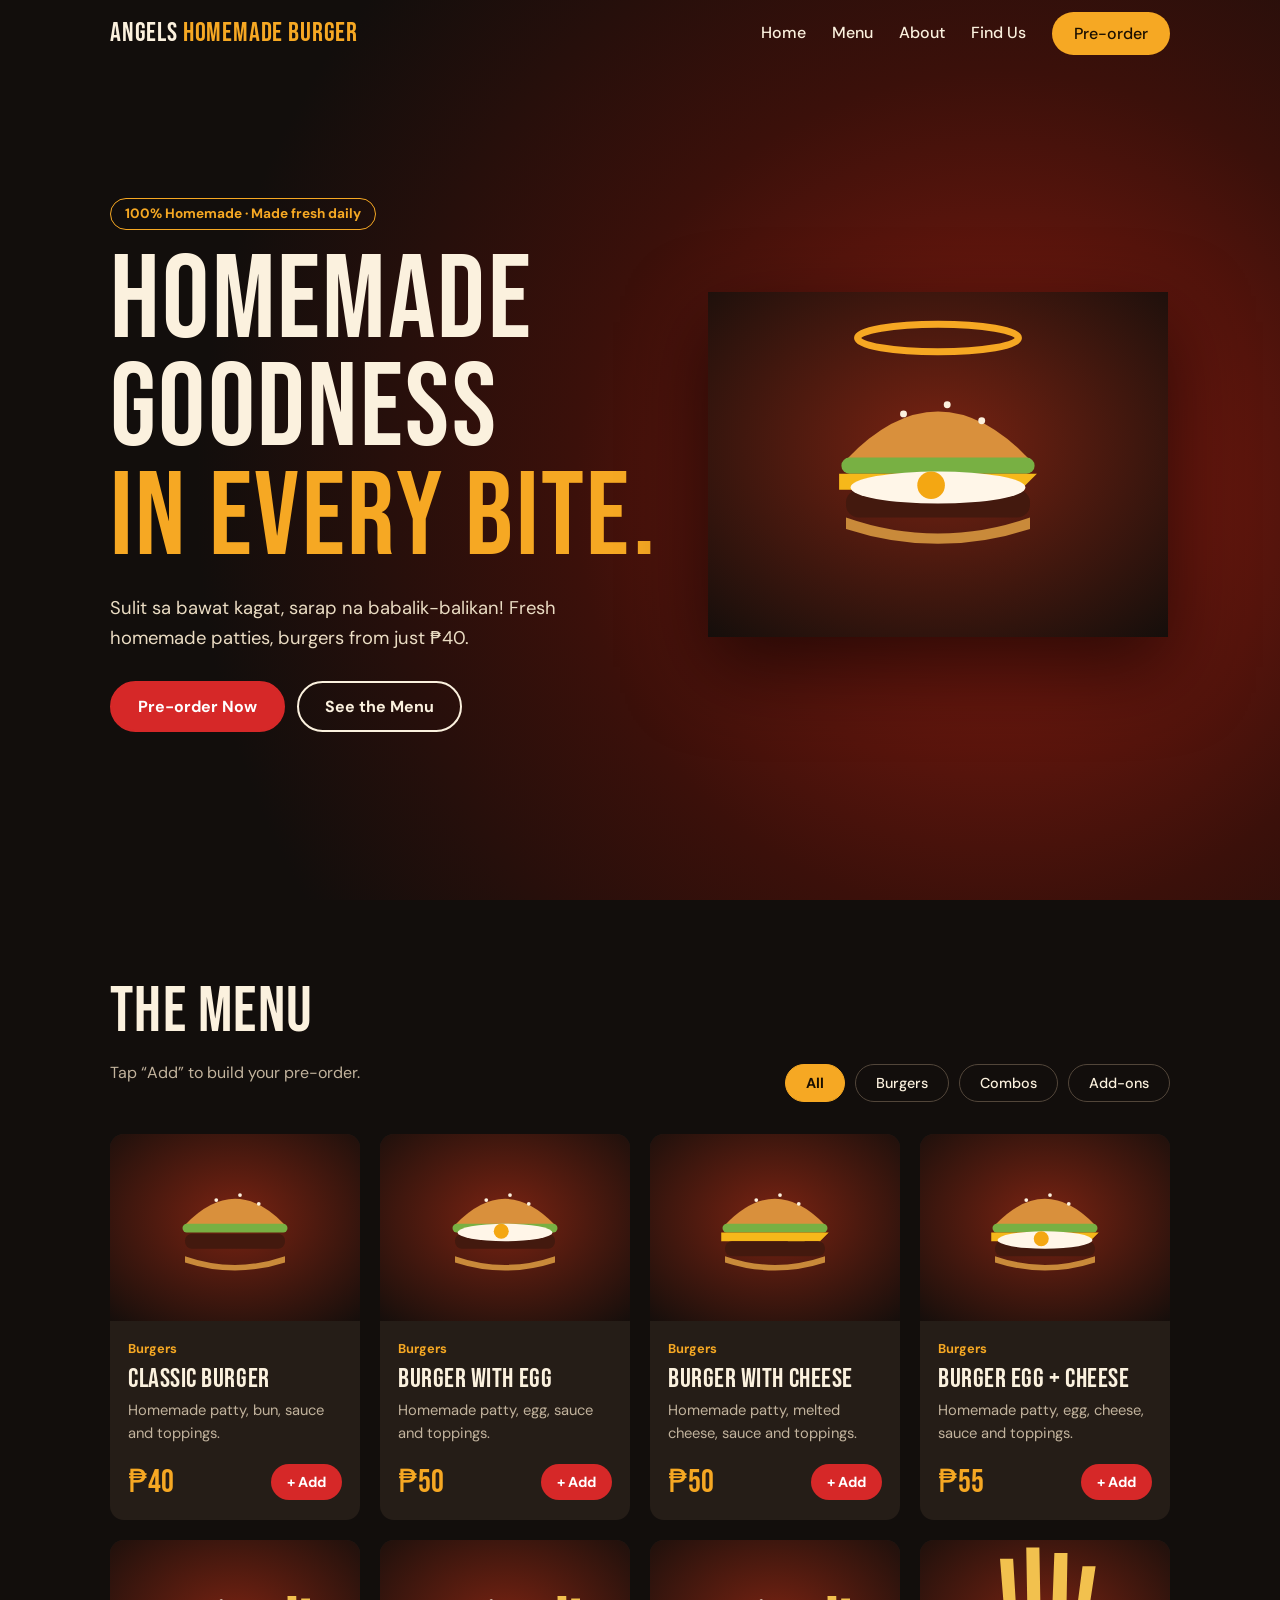
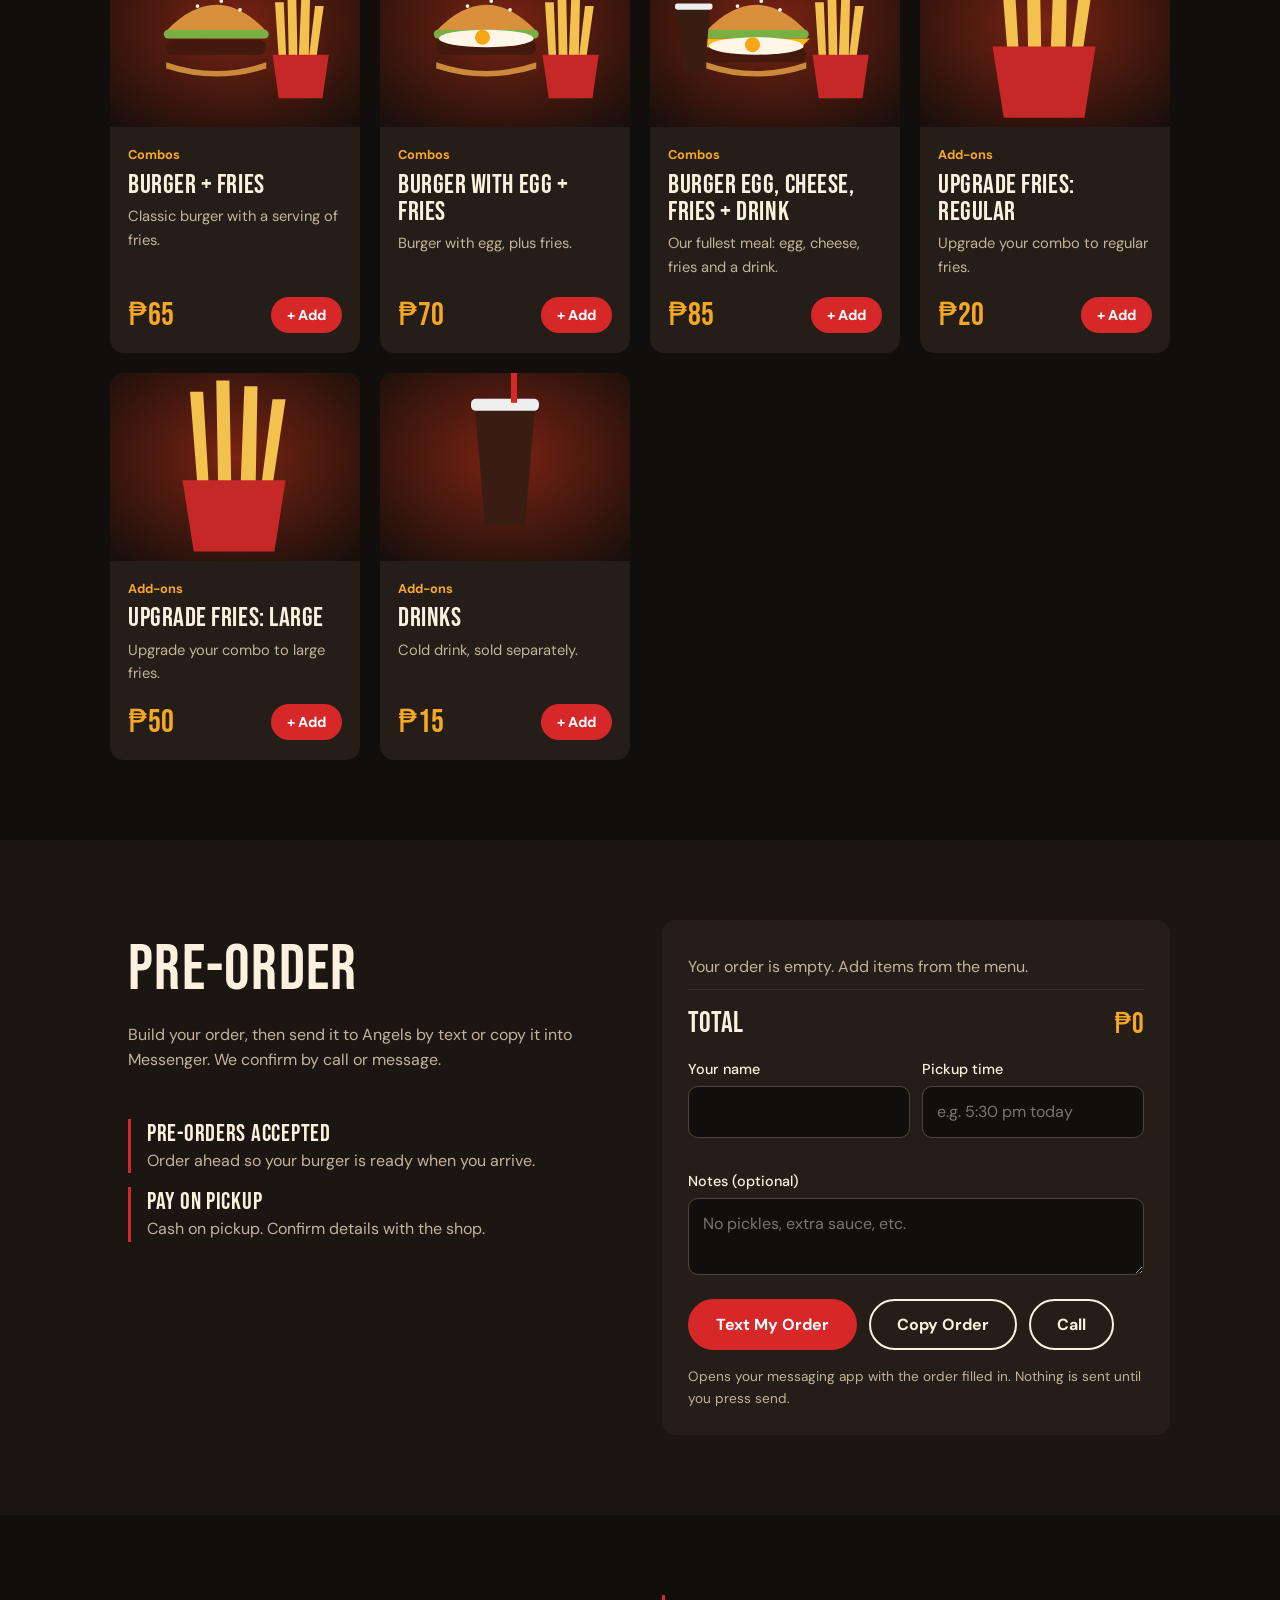
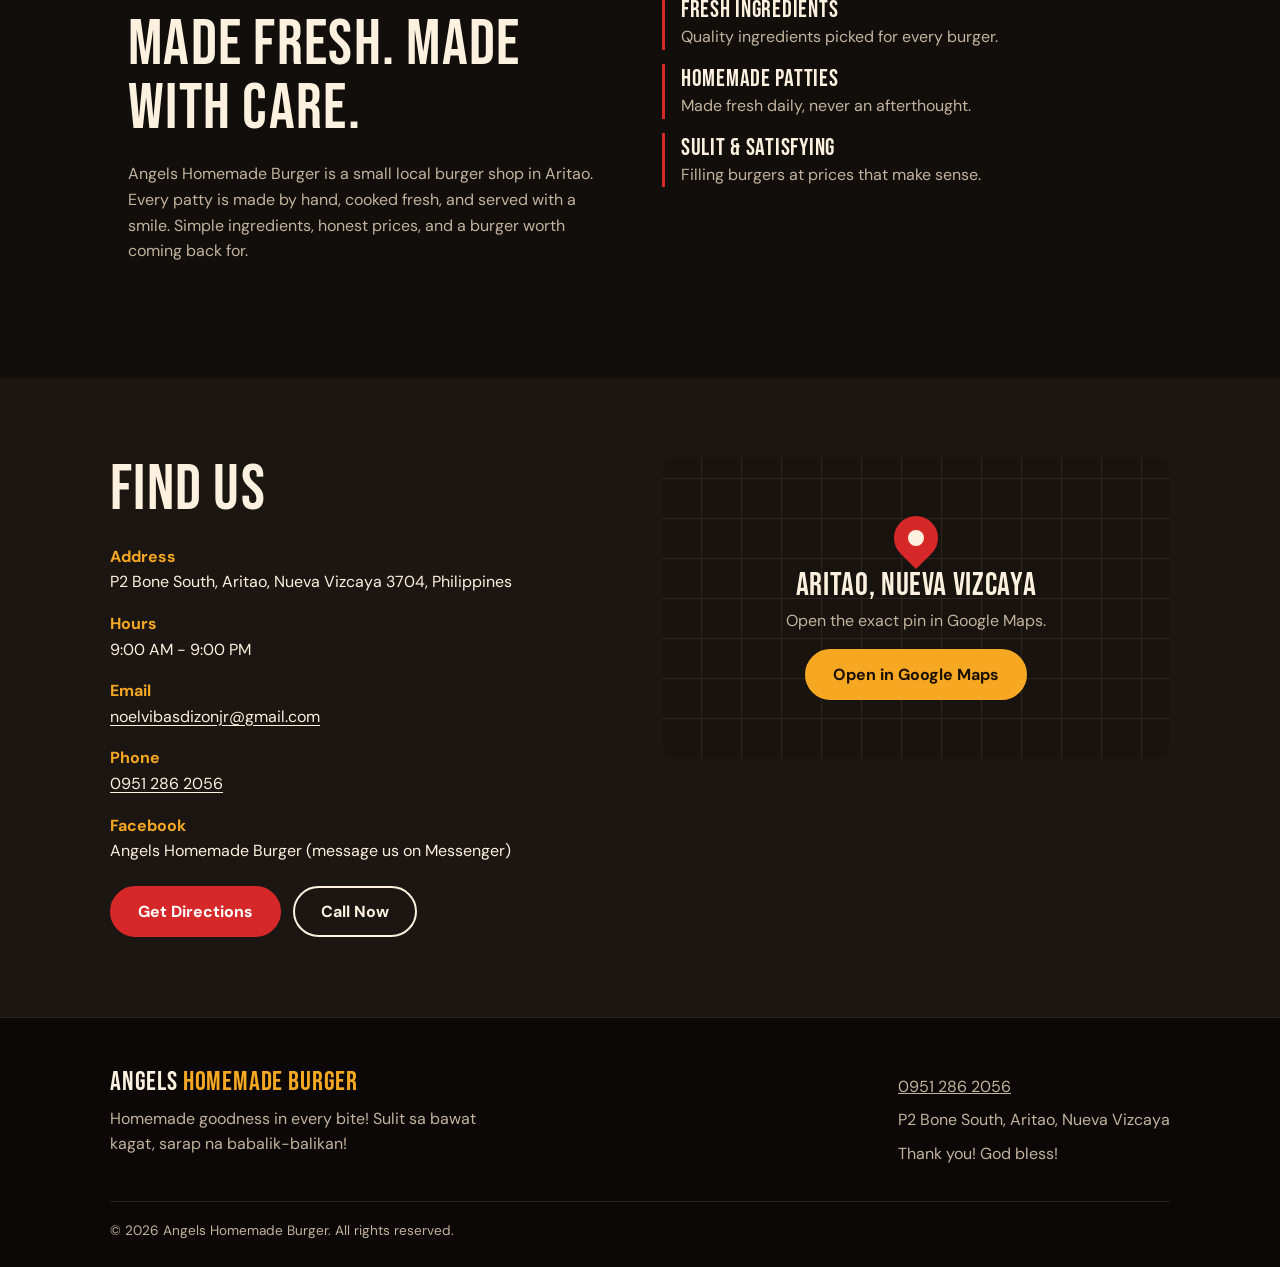
<file: html.html>
<!DOCTYPE html>
<html lang="en">
<head>
<meta charset="utf-8">
<meta name="viewport" content="width=device-width, initial-scale=1, viewport-fit=cover">
<title>Angels Homemade Burger | Aritao, Nueva Vizcaya</title>
<meta name="description" content="Angels Homemade Burger in Aritao, Nueva Vizcaya. Fresh homemade patties from ₱40. Pre-order by call or text: 0951 286 2056.">
<link href="https://fonts.googleapis.com/css2?family=Bebas+Neue&family=DM+Sans:wght@400;500;700&display=swap" rel="stylesheet">
<style>
:root{--bg:#120e0c;--bg2:#1c1612;--card:#251d17;--cream:#fbf1de;--mut:#c2b39d;--red:#d62828;--gold:#f6a823;--r:14px;--disp:'Bebas Neue',Impact,sans-serif;--sans:'DM Sans',system-ui,sans-serif;box-sizing:border-box;padding-top:env(safe-area-inset-top,0px);padding-bottom:env(safe-area-inset-bottom,0px)}
*,*::before,*::after{box-sizing:inherit}
html{scroll-behavior:smooth;scroll-padding-top:76px;background:var(--bg)}
body{margin:0;background:var(--bg);color:var(--cream);font:400 1rem/1.6 var(--sans)}
a{color:inherit}
h1,h2,h3{font-family:var(--disp);font-weight:400;line-height:1;margin:0;letter-spacing:.02em}
h2{font-size:clamp(2.4rem,6vw,4rem)}
.wrap{max-width:1100px;margin:0 auto;padding:0 20px}
section{padding:80px 0}
.lead{color:var(--mut);max-width:52ch}
:focus-visible{outline:3px solid var(--gold);outline-offset:3px}
.btn{display:inline-block;border:2px solid var(--gold);background:var(--gold);color:#1a0f00;font:700 1rem var(--sans);padding:13px 26px;border-radius:999px;text-decoration:none;cursor:pointer;transition:transform .2s,background .2s}
.btn:hover{transform:translateY(-2px);background:#ffc04d}
.btn.red{background:var(--red);border-color:var(--red);color:#fff}
.btn.red:hover{background:#ec3a3a}
.btn.ghost{background:transparent;color:var(--cream);border-color:var(--cream)}
.btn.ghost:hover{background:var(--cream);color:#1a0f00}
header{position:fixed;inset:0 0 auto 0;z-index:50;padding-top:env(safe-area-inset-top,0px);transition:background .3s}
header.solid{background:rgba(18,14,12,.96);box-shadow:0 2px 18px rgba(0,0,0,.6)}
nav{display:flex;align-items:center;justify-content:space-between;height:66px}
.logo{font:400 1.7rem var(--disp);text-decoration:none;letter-spacing:.03em}
.logo b{color:var(--gold);font-weight:400}
.links{display:flex;gap:26px;align-items:center;list-style:none;margin:0;padding:0}
.links a{text-decoration:none;font-weight:500;padding:6px 0;border-bottom:2px solid transparent}
.links a:hover{border-color:var(--gold)}
.links .btn{padding:9px 20px}
.burger{display:none;background:none;border:0;color:var(--cream);width:44px;height:44px;cursor:pointer}
.burger span{display:block;height:2px;background:currentColor;margin:6px 10px;transition:.3s}
.burger[aria-expanded=true] span:nth-child(1){transform:translateY(8px) rotate(45deg)}
.burger[aria-expanded=true] span:nth-child(2){opacity:0}
.burger[aria-expanded=true] span:nth-child(3){transform:translateY(-8px) rotate(-45deg)}
@media(max-width:780px){.burger{display:block}
.links{position:fixed;left:0;right:0;top:calc(66px + env(safe-area-inset-top,0px));flex-direction:column;gap:0;background:var(--bg);padding:8px 20px 22px;transform:translateY(-130%);transition:transform .35s;align-items:stretch;border-bottom:1px solid #333}
.links.open{transform:none}.links a{display:block;padding:13px 0}.links .btn{text-align:center;margin-top:8px}}
.hero{min-height:100svh;display:grid;align-items:center;position:relative;overflow:hidden;padding:110px 0 80px;isolation:isolate;background:radial-gradient(circle at 78% 55%,#8a1c10 0,#3b100a 38%,var(--bg) 72%)}
.hero .wrap{display:grid;grid-template-columns:1.1fr .9fr;gap:30px;align-items:center}
.hero h1{font-size:clamp(3.4rem,11vw,7.4rem);font-weight:400;line-height:.92}
.hero h1 span{display:block;color:var(--gold)}
.hero p{font-size:1.15rem;max-width:40ch;margin:20px 0 28px;color:#eadcc3}
.cta{display:flex;flex-wrap:wrap;gap:12px}
.hero-art{width:100%;max-width:460px;justify-self:center;animation:bob 5s ease-in-out infinite;filter:drop-shadow(0 30px 40px rgba(0,0,0,.6))}
@keyframes bob{50%{transform:translateY(-12px)}}
.badge{display:inline-block;border:1.5px solid var(--gold);color:var(--gold);border-radius:999px;padding:4px 14px;font-size:.85rem;font-weight:700;margin-bottom:18px}
@media(max-width:780px){.hero .wrap{grid-template-columns:1fr}.hero-art{max-width:320px;order:-1}}
.head{display:flex;flex-wrap:wrap;justify-content:space-between;align-items:end;gap:20px;margin-bottom:32px}
.filters{display:flex;flex-wrap:wrap;gap:10px}
.chip{background:transparent;border:1.5px solid #52463a;color:var(--cream);padding:9px 20px;border-radius:999px;font:500 .9rem var(--sans);cursor:pointer;transition:.2s}
.chip:hover{border-color:var(--gold)}
.chip[aria-pressed=true]{background:var(--gold);border-color:var(--gold);color:#1a0f00;font-weight:700}
.grid{display:grid;grid-template-columns:repeat(auto-fill,minmax(250px,1fr));gap:20px}
.card{background:var(--card);border-radius:var(--r);overflow:hidden;display:flex;flex-direction:column;transition:transform .3s,box-shadow .3s}
.card:hover{transform:translateY(-5px);box-shadow:0 16px 36px rgba(0,0,0,.5)}
.card.hide{display:none}.card.pop{animation:pop .4s both}
@keyframes pop{from{opacity:0;transform:scale(.95)}}
.pic{aspect-ratio:4/3;overflow:hidden}
.pic img{width:100%;height:100%;object-fit:cover;transition:transform .5s}
.card:hover img{transform:scale(1.07)}
.in{padding:18px;display:flex;flex-direction:column;gap:6px;flex:1}
.cat{color:var(--gold);font-size:.8rem;font-weight:700}
.card h3{font-size:1.7rem}
.card p{margin:0;color:var(--mut);font-size:.92rem;flex:1}
.row{display:flex;justify-content:space-between;align-items:center;margin-top:10px;gap:8px}
.price{font:400 2rem var(--disp);color:var(--gold)}
.add{background:var(--red);border:0;color:#fff;font:700 .9rem var(--sans);padding:9px 16px;border-radius:999px;cursor:pointer;transition:.2s}
.add:hover{background:#ec3a3a;transform:scale(1.05)}
.alt{background:var(--bg2)}
.two{display:grid;grid-template-columns:1fr 1fr;gap:44px;align-items:start}
@media(max-width:820px){.two{grid-template-columns:1fr}}
.hl{display:grid;gap:14px;margin:24px 0 0;padding:0;list-style:none}
.hl li{border-left:3px solid var(--red);padding-left:16px}
.hl b{display:block;font:400 1.5rem var(--disp);letter-spacing:.03em}
.hl span{color:var(--mut)}
/* order */
.order{background:var(--card);border-radius:var(--r);padding:26px;display:grid;gap:16px}
.lines{display:grid;gap:10px;margin:0;padding:0;list-style:none}
.lines li{display:flex;align-items:center;gap:10px;justify-content:space-between;border-bottom:1px solid #3a2f26;padding-bottom:10px}
.lines .nm{flex:1}
.q{display:flex;align-items:center;gap:8px}
.q button{width:34px;height:34px;border-radius:50%;border:1.5px solid #6b5b4a;background:none;color:var(--cream);font-size:1.1rem;cursor:pointer}
.q button:hover{border-color:var(--gold)}
.empty{color:var(--mut);padding:8px 0}
.tot{display:flex;justify-content:space-between;font:400 1.8rem var(--disp)}
.tot b{color:var(--gold);font-weight:400}
label{font-weight:500;font-size:.9rem;display:block;margin-bottom:5px}
input,select,textarea{background:#120e0c;border:1.5px solid #52463a;color:var(--cream);border-radius:10px;padding:12px 14px;font:inherit;width:100%}
input:focus,select:focus,textarea:focus{border-color:var(--gold);outline:0}
[aria-invalid=true]{border-color:#ff7b6b}
.err{color:#ff9b8d;font-size:.85rem;min-height:1.2em}
.f2{display:grid;grid-template-columns:1fr 1fr;gap:12px}
@media(max-width:520px){.f2{grid-template-columns:1fr}}
.note{font-size:.85rem;color:var(--mut);margin:0}
.info{display:grid;gap:16px;margin:22px 0;padding:0;list-style:none}
.info b{display:block;color:var(--gold)}
.info a{text-underline-offset:3px}
.mapbox{border-radius:var(--r);min-height:300px;background:repeating-linear-gradient(0deg,transparent 0 39px,#2c241d 39px 40px),repeating-linear-gradient(90deg,transparent 0 39px,#2c241d 39px 40px),#19130f;display:grid;place-items:center;text-align:center;padding:24px}
.pin{width:44px;height:44px;margin:0 auto 10px;background:var(--red);border-radius:50% 50% 50% 0;transform:rotate(-45deg);display:grid;place-items:center}
.pin::after{content:"";width:16px;height:16px;background:var(--cream);border-radius:50%}
footer{background:#0b0807;padding:48px 0 26px;border-top:1px solid #2a211a}
.fg{display:flex;flex-wrap:wrap;gap:30px;justify-content:space-between}
footer p{color:var(--mut);margin:8px 0 0;max-width:36ch}
.copy{margin-top:34px;padding-top:18px;border-top:1px solid #2a211a;color:var(--mut);font-size:.85rem}
.toast{position:fixed;left:50%;bottom:calc(24px + env(safe-area-inset-bottom,0px));translate:-50% 30px;background:var(--cream);color:#1a0f00;padding:11px 20px;border-radius:999px;font-weight:700;opacity:0;pointer-events:none;transition:.3s;z-index:90}
.toast.show{opacity:1;translate:-50% 0}
.fab{position:fixed;right:16px;bottom:calc(18px + env(safe-area-inset-bottom,0px));z-index:60;display:none}
.fab.show{display:block}
.rv{opacity:0;transform:translateY(24px);transition:opacity .7s,transform .7s}.rv.in{opacity:1;transform:none}
@media(prefers-reduced-motion:reduce){html{scroll-behavior:auto}*,*::before,*::after{animation:none!important;transition:none!important}.rv{opacity:1;transform:none}}
</style>
</head>
<body>
<header>
 <div class="wrap"><nav aria-label="Main">
  <a class="logo" href="#home">ANGELS <b>HOMEMADE BURGER</b></a>
  <button class="burger" aria-label="Menu" aria-expanded="false" aria-controls="links"><span></span><span></span><span></span></button>
  <ul class="links" id="links">
   <li><a href="#home">Home</a></li><li><a href="#menu">Menu</a></li><li><a href="#about">About</a></li><li><a href="#contact">Find Us</a></li>
   <li><a class="btn" href="#order">Pre-order</a></li>
  </ul>
 </nav></div>
</header>

<main>
<section class="hero" id="home"><div class="wrap">
 <div>
  <span class="badge">100% Homemade · Made fresh daily</span>
  <h1>Homemade goodness <span>in every bite.</span></h1>
  <p>Sulit sa bawat kagat, sarap na babalik-balikan! Fresh homemade patties, burgers from just ₱40.</p>
  <div class="cta"><a class="btn red" href="#order">Pre-order Now</a><a class="btn ghost" href="#menu">See the Menu</a></div>
 </div>
 <svg class="hero-art" id="hero-art" viewBox="0 0 400 300" role="img" aria-label="Illustration of a burger with an egg and a halo"></svg>
</div></section>

<section id="menu"><div class="wrap">
 <div class="head"><div><h2>The Menu</h2><p class="lead">Tap “Add” to build your pre-order.</p></div>
  <div class="filters" role="group" aria-label="Filter menu"></div></div>
 <div class="grid" id="dishes"></div>
</div></section>

<section class="alt" id="order"><div class="wrap two">
 <div class="rv">
  <h2>Pre-order</h2>
  <p class="lead" style="margin-top:14px">Build your order, then send it to Angels by text or copy it into Messenger. We confirm by call or message.</p>
  <ul class="hl">
   <li><b>Pre-orders accepted</b><span>Order ahead so your burger is ready when you arrive.</span></li>
   <li><b>Pay on pickup</b><span>Cash on pickup. Confirm details with the shop.</span></li>
  </ul>
 </div>
 <form class="order rv" id="of" novalidate>
  <ul class="lines" id="lines" aria-live="polite"></ul>
  <div class="tot"><span>Total</span><b id="tot">₱0</b></div>
  <div class="f2">
   <div><label for="nm">Your name</label><input id="nm" autocomplete="name"><div class="err"></div></div>
   <div><label for="pk">Pickup time</label><input id="pk" placeholder="e.g. 5:30 pm today"><div class="err"></div></div>
  </div>
  <div><label for="nt">Notes (optional)</label><textarea id="nt" rows="2" placeholder="No pickles, extra sauce, etc."></textarea></div>
  <div class="cta"><button class="btn red" type="submit">Text My Order</button><button class="btn ghost" type="button" id="cp">Copy Order</button><a class="btn ghost" href="tel:+639512862056">Call</a></div>
  <p class="note">Opens your messaging app with the order filled in. Nothing is sent until you press send.</p>
 </form>
</div></section>

<section id="about"><div class="wrap two">
 <div class="rv"><h2>Made fresh. Made with care.</h2>
  <p class="lead" style="margin-top:14px">Angels Homemade Burger is a small local burger shop in Aritao. Every patty is made by hand, cooked fresh, and served with a smile. Simple ingredients, honest prices, and a burger worth coming back for.</p></div>
 <ul class="hl rv" style="margin:0">
  <li><b>Fresh ingredients</b><span>Quality ingredients picked for every burger.</span></li>
  <li><b>Homemade patties</b><span>Made fresh daily, never an afterthought.</span></li>
  <li><b>Sulit &amp; satisfying</b><span>Filling burgers at prices that make sense.</span></li>
 </ul>
</div></section>

<section class="alt" id="contact"><div class="wrap two">
 <div>
  <h2>Find us</h2>
  <ul class="info">
   <li><b>Address</b>P2 Bone South, Aritao, Nueva Vizcaya 3704, Philippines</li>
   <li><b>Hours</b>9:00 AM - 9:00 PM</li>
   <li><b>Email</b><a href="mailto:noelvibasdizonjr@gmail.com">noelvibasdizonjr@gmail.com</a></li>
   <li><b>Phone</b><a href="tel:+639512862056">0951 286 2056</a></li>
   <li><b>Facebook</b>Angels Homemade Burger (message us on Messenger)</li>
  </ul>
  <div class="cta"><a class="btn red" href="https://maps.app.goo.gl/hP7mNs8oBj9kKCU67?g_st=ic" target="_blank" rel="noopener">Get Directions</a><a class="btn ghost" href="tel:+639512862056">Call Now</a></div>
 </div>
 <div class="mapbox"><div><div class="pin"></div><h3 style="font-size:2rem">Aritao, Nueva Vizcaya</h3><p class="lead" style="margin:6px auto 16px">Open the exact pin in Google Maps.</p><a class="btn" href="https://maps.app.goo.gl/hP7mNs8oBj9kKCU67?g_st=ic" target="_blank" rel="noopener">Open in Google Maps</a></div></div>
</div></section>
</main>

<footer><div class="wrap">
 <div class="fg">
  <div><a class="logo" href="#home">ANGELS <b>HOMEMADE BURGER</b></a><p>Homemade goodness in every bite! Sulit sa bawat kagat, sarap na babalik-balikan!</p></div>
  <div><p><a href="tel:+639512862056">0951 286 2056</a></p><p>P2 Bone South, Aritao, Nueva Vizcaya</p><p>Thank you! God bless!</p></div>
 </div>
 <div class="copy">© 2026 Angels Homemade Burger. All rights reserved.</div>
</div></footer>
<a class="btn red fab" id="fab" href="#order">View order · <span id="fc">0</span></a>
<div class="toast" id="toast" role="status"></div>

<script>
const $=(s,r=document)=>r.querySelector(s),$$=(s,r=document)=>[...r.querySelectorAll(s)];
/* Illustrated placeholders: swap each src for a real photo of the burger */
function art(o){
 const b=`<defs><radialGradient id="b" cx="50%" cy="45%" r="75%"><stop offset="0" stop-color="#7a2312"/><stop offset="1" stop-color="#140e0b"/></radialGradient></defs>`;
 const burger=(x,y)=>`<g transform="translate(${x} ${y})"><path d="M-80 -4q80-84 160 0z" fill="#d9903c"/><g fill="#fbf1de"><circle cx="-30" cy="-44" r="3"/><circle cx="8" cy="-52" r="3"/><circle cx="38" cy="-38" r="3"/></g><rect x="-84" y="-6" width="168" height="14" rx="7" fill="#78b043"/>${o.cheese?'<path d="M-86 8h172l-14 14h-24l-14 16-14-16h-106z" fill="#f6b81a"/>':''}<rect x="-80" y="${o.cheese?22:10}" width="160" height="24" rx="11" fill="#43190e"/>${o.egg?'<ellipse cx="0" cy="'+(o.cheese?20:8)+'" rx="76" ry="14" fill="#fff6e8"/><circle cx="-6" cy="'+(o.cheese?18:6)+'" r="12" fill="#f4a712"/>':''}<path d="M-80 46q80 28 160 0v10q-80 26-160 0z" fill="#c98a3a"/></g>`;
 const fries=o.fries?`<g transform="translate(300 170)" fill="#f2c14e"><path d="M-30 20l-6-90h14l4 90zM-14 20l-2-100h14l2 100zM2 20l4-96h14l-2 96zM18 20l10-84h14l-12 84z"/><path d="M-40 14h90l-10 70h-70z" fill="#c62828"/></g>`:'';
 const drink=o.drink?`<g transform="translate(70 160)"><path d="M-26 -50h52l-8 100h-36z" fill="#3a1d12"/><rect x="-30" y="-58" width="60" height="10" rx="4" fill="#eee"/></g>`:'';
 return `<svg xmlns="http://www.w3.org/2000/svg" viewBox="0 0 400 300"><rect width="400" height="300" fill="url(#b)"/>${b}${o.only?'':''}${o.t=='fries'?`<g transform="translate(200 150) scale(1.5)" fill="#f2c14e"><path d="M-40 20l-8-100h14l6 100zM-18 20l-2-112h14l2 112zM6 20l4-106h14l-2 106zM28 20l12-92h14l-14 92z"/><path d="M-56 14h110l-12 76h-86z" fill="#c62828"/></g>`:o.t=='drink'?`<g transform="translate(200 150) scale(1.6)"><path d="M-30 -60h60l-10 118h-40z" fill="#3a1d12"/><rect x="-34" y="-68" width="68" height="12" rx="5" fill="#eee"/><rect x="6" y="-110" width="6" height="46" fill="#d62828"/></g>`:burger(o.fries||o.drink?170:200,150)+fries+drink}</svg>`}
const U=o=>'data:image/svg+xml;utf8,'+encodeURIComponent(art(o));
const items=[
{id:'classic',n:'Classic Burger',c:'Burgers',p:40,d:'Homemade patty, bun, sauce and toppings.',o:{}},
{id:'egg',n:'Burger with Egg',c:'Burgers',p:50,d:'Homemade patty, egg, sauce and toppings.',o:{egg:1}},
{id:'cheese',n:'Burger with Cheese',c:'Burgers',p:50,d:'Homemade patty, melted cheese, sauce and toppings.',o:{cheese:1}},
{id:'ec',n:'Burger Egg + Cheese',c:'Burgers',p:55,d:'Homemade patty, egg, cheese, sauce and toppings.',o:{egg:1,cheese:1}},
{id:'bf',n:'Burger + Fries',c:'Combos',p:65,d:'Classic burger with a serving of fries.',o:{fries:1}},
{id:'bef',n:'Burger with Egg + Fries',c:'Combos',p:70,d:'Burger with egg, plus fries.',o:{egg:1,fries:1}},
{id:'bfd',n:'Burger Egg, Cheese, Fries + Drink',c:'Combos',p:85,d:'Our fullest meal: egg, cheese, fries and a drink.',o:{egg:1,cheese:1,fries:1,drink:1}},
{id:'fr',n:'Upgrade Fries: Regular',c:'Add-ons',p:20,d:'Upgrade your combo to regular fries.',o:{t:'fries'}},
{id:'fl',n:'Upgrade Fries: Large',c:'Add-ons',p:50,d:'Upgrade your combo to large fries.',o:{t:'fries'}},
{id:'dr',n:'Drinks',c:'Add-ons',p:15,d:'Cold drink, sold separately.',o:{t:'drink'}}];
$('#hero-art').innerHTML=U({egg:1,cheese:1}).split(',').slice(1).join(',').length?decodeURIComponent(U({egg:1,cheese:1}).split(',').slice(1).join(',')).replace(/^<svg[^>]*>|<\/svg>$/g,'')+'<ellipse cx="200" cy="40" rx="70" ry="12" fill="none" stroke="#f6a823" stroke-width="6"/>':'';
const peso=v=>'₱'+v;
$('#dishes').innerHTML=items.map(i=>`<article class="card" data-c="${i.c}"><div class="pic"><img src="${U(i.o)}" alt="${i.n} (illustrated placeholder)" loading="lazy" width="400" height="300"></div><div class="in"><span class="cat">${i.c}</span><h3>${i.n}</h3><p>${i.d}</p><div class="row"><span class="price">${peso(i.p)}</span><button class="add" data-add="${i.id}" aria-label="Add ${i.n} to order">+ Add</button></div></div></article>`).join('');
const fb=$('.filters'),grid=$('#dishes');
['All','Burgers','Combos','Add-ons'].forEach((c,k)=>{const b=document.createElement('button');b.className='chip';b.textContent=c;b.setAttribute('aria-pressed',k==0);b.onclick=()=>{$$('.chip',fb).forEach(x=>x.setAttribute('aria-pressed',x==b));$$('.card',grid).forEach(el=>{const s=c=='All'||el.dataset.c==c;el.classList.toggle('hide',!s);if(s){el.classList.remove('pop');void el.offsetWidth;el.classList.add('pop')}})};fb.append(b)});
/* order */
const cart={};
const toast=m=>{const t=$('#toast');t.textContent=m;t.classList.add('show');clearTimeout(toast.t);toast.t=setTimeout(()=>t.classList.remove('show'),1600)};
function render(){
 const rows=items.filter(i=>cart[i.id]);
 $('#lines').innerHTML=rows.length?rows.map(i=>`<li><span class="nm">${i.n}<br><small style="color:var(--mut)">${peso(i.p)} each</small></span><span class="q"><button type="button" data-q="${i.id}:-1" aria-label="Remove one ${i.n}">−</button><b>${cart[i.id]}</b><button type="button" data-q="${i.id}:1" aria-label="Add one ${i.n}">+</button></span></li>`).join(''):'<li class="empty">Your order is empty. Add items from the menu.</li>';
 const tot=rows.reduce((s,i)=>s+i.p*cart[i.id],0),n=rows.reduce((s,i)=>s+cart[i.id],0);
 $('#tot').textContent=peso(tot);$('#fc').textContent=n;$('#fab').classList.toggle('show',n>0);
 return tot}
document.addEventListener('click',e=>{
 const a=e.target.closest('[data-add]'),q=e.target.closest('[data-q]');
 if(a){cart[a.dataset.add]=(cart[a.dataset.add]||0)+1;render();toast('Added to your order')}
 if(q){const[id,d]=q.dataset.q.split(':');cart[id]=Math.max(0,(cart[id]||0)+ +d);render()}});
function msg(){
 const tot=render(),rows=items.filter(i=>cart[i.id]);
 if(!rows.length){toast('Add at least one item first');return null}
 const ok=['nm','pk'].map(id=>{const el=$('#'+id),v=!!el.value.trim();el.setAttribute('aria-invalid',!v);el.nextElementSibling.textContent=v?'':'Required.';return v});
 if(!ok.every(Boolean)){$('#'+(ok[0]?'pk':'nm')).focus();return null}
 return `Hello Angels Homemade Burger! Pre-order:\n${rows.map(i=>`${cart[i.id]}x ${i.n} (${peso(i.p*cart[i.id])})`).join('\n')}\nTotal: ${peso(tot)}\nName: ${$('#nm').value.trim()}\nPickup: ${$('#pk').value.trim()}${$('#nt').value.trim()?'\nNotes: '+$('#nt').value.trim():''}`}
$('#of').onsubmit=e=>{e.preventDefault();const m=msg();if(m)location.href='sms:+639512862056?body='+encodeURIComponent(m)};
$('#cp').onclick=async()=>{const m=msg();if(!m)return;try{await navigator.clipboard.writeText(m);toast('Order copied. Paste it in Messenger.')}catch{toast('Copy failed. Use Text My Order.')}};
render();
/* nav + reveal */
const hd=$('header'),bu=$('.burger'),ln=$('#links');
addEventListener('scroll',()=>hd.classList.toggle('solid',scrollY>40),{passive:true});
bu.onclick=()=>{const o=ln.classList.toggle('open');bu.setAttribute('aria-expanded',o)};
$$('a',ln).forEach(a=>a.onclick=()=>{ln.classList.remove('open');bu.setAttribute('aria-expanded',false)});
const io=new IntersectionObserver(es=>es.forEach(e=>{if(e.isIntersecting){e.target.classList.add('in');io.unobserve(e.target)}}),{threshold:.15});
$$('.rv').forEach(el=>io.observe(el));
</script>
</body>
</html>
</file>
<file: css/styles.css>
:root {
  --bg: #120e0c;
  --bg2: #1c1612;
  --card: #251d17;
  --cream: #fbf1de;
  --mut: #c2b39d;
  --red: #d62828;
  --gold: #f6a823;
  --r: 14px;
  --font: 'Poppins', system-ui, sans-serif;
  box-sizing: border-box;
  padding-top: env(safe-area-inset-top, 0px);
  padding-bottom: env(safe-area-inset-bottom, 0px);
}

*,
*::before,
*::after {
  box-sizing: inherit;
}

html {
  scroll-behavior: smooth;
  scroll-padding-top: 76px;
  background: var(--bg);
}

body {
  margin: 0;
  background: var(--bg);
  color: var(--cream);
  font: 400 1rem/1.6 var(--font);
}

a { color: inherit; }

h1,
h2,
h3 {
  font-family: var(--font);
  font-weight: 400;
  line-height: 1;
  margin: 0;
  letter-spacing: .02em;
}

h2 { font-size: clamp(2.4rem, 6vw, 4rem); }

.wrap {
  max-width: 1100px;
  margin: 0 auto;
  padding: 0 20px;
}

section { padding: 80px 0; }

.lead {
  color: var(--mut);
  max-width: 52ch;
}

/* ---------- A11y: skip link ---------- */
.skip {
  position: absolute;
  left: -9999px;
  top: 8px;
  z-index: 100;
  padding: 12px 20px;
  background: var(--gold);
  color: #1a0f00;
  border-radius: 999px;
  font-weight: 800;
  text-decoration: none;
}

.skip:focus { left: 8px; }

/* ---------- Fries flavor picker ---------- */
.fries-option {
  display: flex;
  align-items: center;
  gap: 8px;
  color: var(--mut);
  font-size: .8rem;
  white-space: nowrap;
  margin-right: 8px;
}

.fries-choice { font-weight: 600; }

.fries-flavor {
  appearance: none;
  background: rgba(255, 255, 255, .04);
  border: 1px solid #695944;
  border-radius: 999px;
  color: var(--cream);
  padding: 7px 10px;
  min-width: 124px;
}

:focus-visible {
  outline: 3px solid var(--gold);
  outline-offset: 3px;
}

/* ---------- Buttons ---------- */
.btn {
  display: inline-block;
  border: 2px solid var(--gold);
  background: var(--gold);
  color: #1a0f00;
  font: 700 1rem var(--font);
  padding: 13px 26px;
  border-radius: 999px;
  text-decoration: none;
  cursor: pointer;
  transition: transform .2s, background .2s;
}

.btn:hover {
  transform: translateY(-2px);
  background: #ffc04d;
}

.btn[aria-busy="true"] {
  opacity: .7;
  cursor: progress;
  pointer-events: none;
}

.btn.red {
  background: var(--red);
  border-color: var(--red);
  color: #fff;
}

.btn.red:hover { background: #ec3a3a; }

.btn.ghost {
  background: transparent;
  color: var(--cream);
  border-color: var(--cream);
}

.btn.ghost:hover {
  background: var(--cream);
  color: #1a0f00;
}

.btn.fb {
  background: #1877f2;
  border-color: #1877f2;
  color: #fff;
}

.btn.fb:hover { background: #0f5dc1; }

/* ---------- Header / nav ---------- */
header {
  position: fixed;
  inset: 0 0 auto 0;
  z-index: 50;
  padding-top: env(safe-area-inset-top, 0px);
  transition: background .3s;
}

header.solid {
  background: rgba(18, 14, 12, .96);
  box-shadow: 0 2px 18px rgba(0, 0, 0, .6);
}

nav {
  display: flex;
  align-items: center;
  justify-content: space-between;
  height: 66px;
}

.logo {
  display: inline-flex;
  align-items: center;
  gap: 8px;
  font: 400 1.7rem var(--font);
  text-decoration: none;
  letter-spacing: .03em;
}

.logo-mark {
  width: 36px;
  height: 36px;
  flex: 0 0 auto;
  object-fit: cover;
  border-radius: 50%;
}

.logo b {
  color: var(--gold);
  font-weight: 400;
}

.links {
  display: flex;
  gap: 26px;
  align-items: center;
  list-style: none;
  margin: 0;
  padding: 0;
}

.links a {
  text-decoration: none;
  font-weight: 500;
  padding: 6px 0;
  border-bottom: 2px solid transparent;
}

.links a:hover { border-color: var(--gold); }

.links a.is-active {
  border-color: var(--gold);
  color: var(--gold);
}

.links .btn { padding: 9px 20px; }

/* ---------- Hamburger ---------- */
.burger {
  display: none;
  position: relative;
  width: 52px;
  height: 48px;
  padding: 0;
  border: 0;
  background: transparent;
  cursor: pointer;
}

.burger span {
  position: absolute;
  left: 8px;
  width: 36px;
  display: block;
  transition: transform .25s, opacity .2s;
}

.burger .bun-top {
  top: 4px;
  height: 15px;
  border: 2px solid #a94f18;
  border-radius: 20px 20px 7px 7px;
  background:
    radial-gradient(ellipse at 30% 38%, #fff0b9 0 1px, transparent 1.6px),
    radial-gradient(ellipse at 55% 25%, #fff0b9 0 1px, transparent 1.6px),
    radial-gradient(ellipse at 75% 43%, #fff0b9 0 1px, transparent 1.6px),
    linear-gradient(#f8c45f, #df842e);
}

.burger .lettuce {
  top: 20px;
  left: 7px;
  width: 38px;
  height: 6px;
  border-radius: 3px;
  background: #75a936;
  clip-path: polygon(0 20%, 12% 70%, 26% 15%, 40% 85%, 55% 20%, 70% 80%, 84% 15%, 100% 55%, 96% 100%, 5% 100%);
}

.burger .patty {
  top: 26px;
  height: 7px;
  border-radius: 4px;
  background: linear-gradient(#8b4928, #542511);
  box-shadow: inset 0 1px rgba(255, 210, 140, .35);
}

.burger .cheese {
  top: 32px;
  left: 9px;
  width: 34px;
  height: 6px;
  background: #f5c52e;
  clip-path: polygon(0 0, 100% 0, 100% 85%, 80% 100%, 70% 85%, 58% 100%, 45% 85%, 32% 100%, 20% 85%, 0 100%);
}

.burger .bun-bottom {
  top: 38px;
  height: 8px;
  border-radius: 4px 4px 12px 12px;
  background: linear-gradient(#edac4d, #cc7025);
  border-bottom: 2px solid #a94f18;
}

.burger[aria-expanded=true] .bun-top    { transform: translateY(-3px) rotate(-5deg); }
.burger[aria-expanded=true] .lettuce,
.burger[aria-expanded=true] .cheese     { opacity: 0; transform: scaleX(.4); }
.burger[aria-expanded=true] .patty      { transform: scaleX(.5); }
.burger[aria-expanded=true] .bun-bottom { transform: translateY(3px) rotate(5deg); }

@media (max-width: 780px) {
  .burger { display: block; }

  body.menu-open { overflow: hidden; }

  .links {
    position: fixed;
    left: 0;
    right: 0;
    top: calc(66px + env(safe-area-inset-top, 0px));
    flex-direction: column;
    gap: 0;
    background: var(--bg);
    padding: 8px 20px 22px;
    transform: translateY(-130%);
    transition: transform .35s;
    align-items: stretch;
    border-bottom: 1px solid #333;
  }

  .links.open { transform: none; }
  .links a    { display: block; padding: 13px 0; }
  .links .btn { text-align: center; margin-top: 8px; }
}

/* ---------- Hero ---------- */
.hero {
  min-height: 100svh;
  display: grid;
  align-items: center;
  position: relative;
  overflow: hidden;
  padding: 110px 0 80px;
  isolation: isolate;
  background: radial-gradient(circle at 78% 55%, #8a1c10 0, #3b100a 38%, var(--bg) 72%);
}

.hero .wrap {
  display: grid;
  grid-template-columns: 1.1fr .9fr;
  gap: 30px;
  align-items: center;
}

.hero h1 {
  font-size: clamp(3.4rem, 11vw, 7.4rem);
  font-weight: 400;
  line-height: .92;
}

.hero h1 span {
  display: block;
  color: var(--gold);
}

.hero p {
  font-size: 1.15rem;
  max-width: 40ch;
  margin: 20px 0 28px;
  color: #eadcc3;
}

.cta {
  display: flex;
  flex-wrap: wrap;
  gap: 12px;
}

.hero-art {
  width: 100%;
  height: auto;
  max-width: 460px;
  aspect-ratio: 1;
  object-fit: contain;
  justify-self: center;
  animation: bob 5s ease-in-out infinite;
  filter: drop-shadow(0 30px 40px rgba(0, 0, 0, .6));
}

@keyframes bob {
  50% { transform: translateY(-12px); }
}

.badge {
  display: inline-block;
  border: 1.5px solid var(--gold);
  color: var(--gold);
  border-radius: 999px;
  padding: 4px 14px;
  font-size: .85rem;
  font-weight: 700;
  margin-bottom: 18px;
}

@media (max-width: 780px) {
  .hero {
    min-height: 100svh;
    padding: calc(82px + env(safe-area-inset-top, 0px)) 0 48px;
  }
  .hero .wrap {
    grid-template-columns: 1fr;
    gap: 16px;
  }
  .hero-art {
    width: min(68vw, 240px);
    max-width: none;
    order: -1;
  }
  .hero h1 { font-size: clamp(2.8rem, 10vw, 4.5rem); }
  .hero p  { font-size: 1rem; margin: 14px 0 20px; }
}

@media (max-width: 520px) {
  .hero .cta {
    flex-direction: column;
    align-items: flex-start;
  }
  .hero .cta .btn {
    display: inline-flex;
    width: min(100%, 176px);
    min-height: 54px;
    align-items: center;
    justify-content: center;
    padding: 12px 8px;
    text-align: center;
  }
}

/* ---------- Category grid ---------- */
.head {
  display: flex;
  flex-wrap: wrap;
  justify-content: space-between;
  align-items: end;
  gap: 20px;
  margin-bottom: 32px;
}

.category-grid {
  display: grid;
  grid-template-columns: repeat(auto-fit, minmax(150px, 1fr));
  gap: 16px;
}

.category-tile {
  min-height: 170px;
  padding: 20px 14px;
  display: grid;
  place-items: center;
  gap: 8px;
  background: linear-gradient(145deg, #39241a, #1c1612);
  border: 1px solid #52463a;
  border-radius: var(--r);
  color: var(--cream);
  font: 700 1.05rem var(--font);
  cursor: pointer;
  transition: transform .2s, border-color .2s, box-shadow .2s;
}

.category-name {
  align-self: end;
}

.category-description {
  align-self: start;
  color: var(--mut);
  font-size: .78rem;
  font-weight: 400;
  line-height: 1.45;
}

.category-tile:hover,
.category-tile:focus-visible {
  transform: translateY(-4px);
  border-color: var(--gold);
  box-shadow: 0 12px 28px rgba(0, 0, 0, .35);
}

.category-art {
  position: relative;
  width: 130px;
  height: 90px;
  overflow: hidden;
  border-radius: 12px;
  background: radial-gradient(circle at 35% 30%, #8a321b, #30150f 72%);
}

.category-art img {
  width: 100%;
  height: 100%;
  object-fit: cover;
}

.category-view[hidden],
.products-view[hidden],
.mix-builder[hidden],
.category-empty[hidden] {
  display: none;
}

.products-head {
  display: flex;
  align-items: center;
  gap: 16px;
  margin-bottom: 24px;
}

@media (max-width: 780px) {
  .products-head {
    position: sticky;
    top: calc(66px + env(safe-area-inset-top, 0px));
    z-index: 40;
    background: var(--bg);
    padding: 10px 0;
    margin: -10px 0 20px;
  }
}

.back-categories {
  flex: 0 0 auto;
  background: transparent;
  border: 1px solid #6b5b4a;
  border-radius: 999px;
  color: var(--cream);
  padding: 10px 16px;
  font: 500 .9rem var(--font);
  cursor: pointer;
}

.back-categories:hover {
  border-color: var(--gold);
  color: var(--gold);
}

.products-head h3 { font-size: clamp(2rem, 5vw, 3rem); }

.grid {
  display: grid;
  grid-template-columns: repeat(auto-fill, minmax(250px, 1fr));
  gap: 20px;
}

.card {
  background: var(--card);
  border-radius: var(--r);
  overflow: hidden;
  display: flex;
  flex-direction: column;
  transition: transform .3s, box-shadow .3s;
}

.card:hover {
  transform: translateY(-5px);
  box-shadow: 0 16px 36px rgba(0, 0, 0, .5);
}

.card.hide { display: none; }
.card.pop  { animation: pop .4s both; }

/* ---------- Mix & Match builder ---------- */
.mix-builder {
  margin-top: 24px;
  padding: 24px;
  background: var(--card);
  border: 1px solid #52463a;
  border-radius: var(--r);
}

.mix-builder h3 {
  font-size: 2rem;
  color: var(--gold);
}

.mix-builder p {
  color: var(--mut);
  margin: 8px 0 18px;
}

.mix-reference {
  display: block;
  width: min(100%, 420px);
  max-height: 65svh;
  height: auto;
  margin: 0 auto 20px;
  border: 1px solid #52463a;
  border-radius: var(--r);
  object-fit: contain;
  cursor: zoom-in;
}

.mix-builder .f2  { margin-bottom: 18px; }
.mix-builder .row {
  justify-content: flex-start;
  gap: 16px;
}

@keyframes pop {
  from {
    opacity: 0;
    transform: scale(.95);
  }
}

/* ---------- Dish cards ---------- */
.pic {
  position: relative;
  display: grid;
  place-items: center;
  aspect-ratio: 4 / 3;
  overflow: hidden;
  background: radial-gradient(circle at 50% 45%, #7a2312, #140e0b);
}

.pic::before {
  content: attr(data-e);
  font-size: 4.5rem;
}

.pic img {
  position: absolute;
  inset: 0;
  width: 100%;
  height: 100%;
  object-fit: cover;
  transition: transform .5s;
}

.pic img:not([src]) { display: none; }

.card:hover img { transform: scale(1.07); }

.in {
  padding: 18px;
  display: flex;
  flex-direction: column;
  gap: 6px;
  flex: 1;
}

.cat {
  color: var(--gold);
  font-size: .8rem;
  font-weight: 700;
}

.card h3 { font-size: 1.7rem; }

.card p {
  margin: 0;
  color: var(--mut);
  font-size: .92rem;
  flex: 1;
}

.row {
  display: flex;
  justify-content: space-between;
  align-items: center;
  margin-top: 10px;
  gap: 8px;
}

.fries-row {
  display: grid;
  grid-template-columns: 1fr auto;
  align-items: center;
  gap: 8px;
}

.fries-row .fries-option {
  grid-column: 1 / -1;
  margin-right: 0;
}

.price {
  font: 400 2rem var(--font);
  color: var(--gold);
}

.fcard .price,
.mix-price {
  font-size: 1.2rem;
}

.featured-price {
  flex: 0 0 auto !important;
  margin: 6px 0 0 !important;
  color: var(--gold) !important;
  font-weight: 700;
}

.add {
  background: var(--red);
  border: 0;
  color: #fff;
  font: 700 .9rem var(--font);
  padding: 9px 16px;
  border-radius: 999px;
  cursor: pointer;
  transition: .2s;
}

.add:hover {
  background: #ec3a3a;
  transform: scale(1.05);
}

/* Add-button confirmation flash */
.add.just-added {
  background: #4ade80;
  color: #052e16;
}

/* ---------- Alternate sections ---------- */
.alt { background: var(--bg2); }

.two {
  display: grid;
  grid-template-columns: 1fr 1fr;
  gap: 44px;
  align-items: start;
}

@media (max-width: 820px) {
  .two { grid-template-columns: 1fr; }
}

.hl {
  display: grid;
  gap: 14px;
  margin: 24px 0 0;
  padding: 0;
  list-style: none;
}

.hl li {
  border-left: 3px solid var(--red);
  padding-left: 16px;
}

.hl b {
  display: block;
  font: 400 1.5rem var(--font);
  letter-spacing: .03em;
}

.hl span { color: var(--mut); }

/* ---------- Order form ---------- */
.order {
  background: var(--card);
  border-radius: var(--r);
  padding: 26px;
  display: grid;
  gap: 16px;
}

.lines {
  display: grid;
  gap: 10px;
  margin: 0;
  padding: 0;
  list-style: none;
}

.lines li {
  display: flex;
  align-items: center;
  gap: 10px;
  justify-content: space-between;
  border-bottom: 1px solid #3a2f26;
  padding-bottom: 10px;
}

.lines .nm { flex: 1; }

.q {
  display: flex;
  align-items: center;
  gap: 8px;
}

.q button {
  width: 34px;
  height: 34px;
  border-radius: 50%;
  border: 1.5px solid #6b5b4a;
  background: none;
  color: var(--cream);
  font-size: 1.1rem;
  cursor: pointer;
}

.q button:hover { border-color: var(--gold); }

.empty {
  color: var(--mut);
  padding: 8px 0;
}

.lines .empty {
  text-align: center;
  padding: 22px 12px;
}

.tot {
  display: flex;
  justify-content: space-between;
  font: 400 1.8rem var(--font);
}

.tot b {
  color: var(--gold);
  font-weight: 400;
}

.delivery-row {
  display: flex;
  justify-content: space-between;
  color: var(--mut);
}

.delivery-row[hidden] { display: none; }

label {
  font-weight: 500;
  font-size: .9rem;
  display: block;
  margin-bottom: 5px;
}

input,
select,
textarea {
  background: #120e0c;
  border: 1.5px solid #52463a;
  color: var(--cream);
  border-radius: 10px;
  padding: 12px 14px;
  font: inherit;
  width: 100%;
}

input:focus,
select:focus,
textarea:focus {
  border-color: var(--gold);
  outline: 0;
}

[aria-invalid=true] { border-color: #ff7b6b; }

.err {
  color: #ff9b8d;
  font-size: .85rem;
  min-height: 1.2em;
}

.f2 {
  display: grid;
  grid-template-columns: 1fr 1fr;
  gap: 12px;
}

@media (max-width: 520px) {
  .f2 { grid-template-columns: 1fr; }
}

.note {
  font-size: .85rem;
  color: var(--mut);
  margin: 0;
}

.order-dialog {
  width: min(680px, calc(100% - 24px));
  max-width: none;
  max-height: calc(100svh - 24px);
  margin: auto;
  padding: 24px;
  background: var(--bg2);
  color: var(--cream);
  border: 1px solid #52463a;
  border-radius: var(--r);
  overflow: auto;
}

.order-dialog::backdrop {
  background: rgba(0, 0, 0, .76);
  backdrop-filter: blur(4px);
}

.dialog-head {
  display: flex;
  justify-content: space-between;
  align-items: start;
  gap: 16px;
  margin-bottom: 20px;
}

.dialog-head h2 { font-size: 2.5rem; }

.dialog-close {
  flex: 0 0 44px;
  width: 44px;
  height: 44px;
  border: 1px solid #6b5b4a;
  border-radius: 50%;
  background: transparent;
  color: var(--cream);
  font-size: 1.8rem;
  line-height: 1;
  cursor: pointer;
}

.dialog-close:hover {
  border-color: var(--gold);
  color: var(--gold);
}

.order-dialog .order {
  padding: 0;
  background: transparent;
}

@media (max-width: 520px) {
  .order-dialog { padding: 18px; }
  .order-dialog .cta .btn {
    flex: 1;
    text-align: center;
    padding: 12px 14px;
  }
}

.order-cancel {
  margin-top: 16px;
  padding-top: 14px;
  border-top: 1px solid #52463a;
}

/* ---------- Contact info ---------- */
.info {
  display: grid;
  gap: 16px;
  margin: 22px 0;
  padding: 0;
  list-style: none;
}

.info b {
  display: block;
  color: var(--gold);
}

.info a { text-underline-offset: 3px; }

/* ---------- Social links ---------- */
.socials { margin-top: 14px; }

.social-title {
  margin: 0 0 8px;
  color: var(--mut);
}

.social-links {
  display: flex;
  gap: 10px;
}

.social-link {
  display: grid;
  width: 42px;
  height: 42px;
  place-items: center;
  border-radius: 50%;
  color: #fff;
  transition: transform .2s, opacity .2s;
}

.social-link:hover { transform: translateY(-3px); }

.social-link svg {
  width: 22px;
  height: 22px;
  fill: currentColor;
}

.social-facebook  { background: #1877f2; }
.social-tiktok    { background: #090909; }
.social-instagram { background: linear-gradient(135deg, #833ab4, #fd1d1d, #fcb045); }

.social-link.is-unset {
  opacity: .45;
  cursor: not-allowed;
}

.social-link.is-unset:hover { transform: none; }

/* ---------- Map placeholder ---------- */
.mapbox {
  border-radius: var(--r);
  min-height: 300px;
  background:
    repeating-linear-gradient(0deg,  transparent 0 39px, #2c241d 39px 40px),
    repeating-linear-gradient(90deg, transparent 0 39px, #2c241d 39px 40px),
    #19130f;
  display: grid;
  place-items: center;
  text-align: center;
  padding: 24px;
}

.pin {
  width: 44px;
  height: 44px;
  margin: 0 auto 10px;
  background: var(--red);
  border-radius: 50% 50% 50% 0;
  transform: rotate(-45deg);
  display: grid;
  place-items: center;
}

.pin::after {
  content: "";
  width: 16px;
  height: 16px;
  background: var(--cream);
  border-radius: 50%;
}

/* ---------- Footer ---------- */
.site-footer {
  position: relative;
  isolation: isolate;
  overflow: hidden;
  background: #0b0807;
  padding: 56px 0 68px;
  border-top: 1px solid #2a211a;
}

.site-footer::after {
  content: "";
  position: absolute;
  z-index: -1;
  inset: auto 0 0;
  height: 38px;
  background: var(--gold);
  clip-path: polygon(0 30%, 12% 54%, 27% 78%, 42% 68%, 53% 42%, 67% 60%, 82% 46%, 100% 28%, 100% 100%, 0 100%);
}

.footer-main {
  display: grid;
  grid-template-columns: 1.35fr 1fr 1fr;
  align-items: center;
  gap: 32px;
}

.footer-brand,
.footer-message,
.footer-social {
  min-height: 150px;
  display: flex;
  flex-direction: column;
  justify-content: center;
}

.footer-brand { padding-right: 28px; }
.footer-brand .logo { align-self: flex-start; }

.footer-brand p,
.footer-message p {
  color: var(--mut);
  margin: 14px 0 0;
  max-width: 36ch;
}

.footer-message,
.footer-social {
  border-left: 1px solid rgba(246, 168, 35, .55);
  padding-left: 32px;
}

.footer-message {
  align-items: center;
  text-align: center;
}

.footer-message .tagline {
  margin: 0;
  color: var(--cream);
  font-size: 1.8rem;
  font-style: italic;
}

.footer-message .heart {
  margin: 8px 0;
  color: #f04768;
  font-size: 3rem;
  line-height: 1;
}

.footer-message p:last-child { margin-top: 10px; }

.footer-social { align-items: center; }

.footer-social .social-title {
  margin: 0 0 18px;
  color: var(--cream);
  font-size: 1.5rem;
}

.footer-social .social-links { gap: 14px; }
.footer-social .social-link  { width: 54px; height: 54px; }
.footer-social .social-link svg {
  width: 30px;
  height: 30px;
}

.copy {
  position: relative;
  margin-top: 34px;
  padding: 22px 0 0;
  border-top: 1px solid #3a2b18;
  color: var(--cream);
  font-size: .9rem;
  text-align: center;
}

@media (max-width: 700px) {
  .site-footer { padding: 42px 0 58px; }

  .footer-main {
    grid-template-columns: 1fr;
    gap: 24px;
  }

  .footer-brand,
  .footer-message,
  .footer-social {
    min-height: 0;
    padding: 0;
    border-left: 0;
    text-align: center;
    align-items: center;
  }

  .footer-brand .logo { align-self: center; }
  .footer-brand p     { margin: 12px auto 0; }

  .footer-message {
    border-top: 1px solid rgba(246, 168, 35, .55);
    padding-top: 22px;
  }

  .footer-social {
    border-top: 1px solid rgba(246, 168, 35, .55);
    padding-top: 22px;
  }

  .copy { margin-top: 24px; }
}

/* ---------- Toast ---------- */
.toast {
  position: fixed;
  left: 50%;
  bottom: calc(24px + env(safe-area-inset-bottom, 0px));
  translate: -50% 30px;
  background: var(--cream);
  color: #1a0f00;
  padding: 11px 20px;
  border-radius: 999px;
  font-weight: 700;
  opacity: 0;
  pointer-events: none;
  transition: .3s;
  z-index: 90;
}

.toast.show {
  opacity: 1;
  translate: -50% 0;
}

/* ---------- FAB ---------- */
.fab {
  position: fixed;
  right: 16px;
  bottom: calc(18px + env(safe-area-inset-bottom, 0px));
  z-index: 60;
  display: none;
}

.fab.show { display: block; }

.fab.pulse { animation: fabPulse .45s; }

@keyframes fabPulse {
  50% { transform: scale(1.08); }
}

/* ---------- Reveal on scroll ---------- */
.rv {
  opacity: 0;
  transform: translateY(24px);
  transition: opacity .7s, transform .7s;
}

.rv.in {
  opacity: 1;
  transform: none;
}

@media (prefers-reduced-motion: reduce) {
  html { scroll-behavior: auto; }
  *,
  *::before,
  *::after {
    animation: none !important;
    transition: none !important;
  }
  .rv {
    opacity: 1;
    transform: none;
  }
  .hero-art { animation: none; }
}

/* ---------- Polish ---------- */
h1,
h2,
h3,
.logo,
.logo b,
.price,
.tot,
.tot b,
.hl b {
  font-weight: 800;
  letter-spacing: -.01em;
}

.logo { font-size: clamp(.95rem, 4.2vw, 1.2rem); }

.hero h1 {
  font-size: clamp(2.5rem, 8.5vw, 5.2rem);
  line-height: 1.02;
}

h2 { font-size: clamp(2rem, 5vw, 3.1rem); }

.card h3 {
  font-size: 1.2rem;
  line-height: 1.25;
}

.price { font-size: 1.5rem; }

.hero-art {
  border: 0;
  border-radius: 0;
  box-shadow: none;
  filter: drop-shadow(0 24px 30px rgba(0, 0, 0, .55));
}

.meta {
  display: flex;
  flex-wrap: wrap;
  gap: 10px 14px;
  align-items: center;
  margin-bottom: 18px;
}

.meta .badge { margin: 0; }

.open {
  display: inline-flex;
  align-items: center;
  gap: 8px;
  font-size: .85rem;
  font-weight: 600;
}

.open i {
  width: 9px;
  height: 9px;
  border-radius: 50%;
  background: #4ade80;
  box-shadow: 0 0 0 4px rgba(74, 222, 128, .22);
}

.open.closed i {
  background: #f87171;
  box-shadow: 0 0 0 4px rgba(248, 113, 113, .22);
}

.pic img { object-position: var(--op, 50% 50%); }
.pic img[src] { cursor: zoom-in; }

/* ---------- Featured cards ---------- */
.feat {
  display: grid;
  grid-template-columns: repeat(auto-fit, minmax(260px, 1fr));
  gap: 20px;
  margin-top: 30px;
}

.fcard {
  position: relative;
  background: var(--card);
  border-radius: var(--r);
  overflow: hidden;
  display: flex;
  flex-direction: column;
  transition: transform .3s, box-shadow .3s;
}

.fcard:hover {
  transform: translateY(-5px);
  box-shadow: 0 16px 36px rgba(0, 0, 0, .5);
}

.fimg {
  aspect-ratio: 4 / 5;
  overflow: hidden;
}

.fimg img {
  width: 100%;
  height: 100%;
  object-fit: cover;
  object-position: var(--op, 50% 50%);
  cursor: zoom-in;
  transition: transform .5s;
}

.fcard:hover img { transform: scale(1.05); }

@media (max-width: 780px) {
  .feat {
    display: flex;
    gap: 14px;
    margin: 24px -20px 0;
    padding: 0 20px 14px;
    overflow-x: auto;
    overscroll-behavior-x: contain;
    scroll-snap-type: x mandatory;
    scrollbar-width: none;
  }
  .feat::-webkit-scrollbar { display: none; }
  .fcard {
    flex: 0 0 min(82vw, 360px);
    scroll-snap-align: start;
    scroll-snap-stop: always;
  }
}

.tag {
  position: absolute;
  top: 12px;
  left: 12px;
  z-index: 2;
  background: var(--red);
  color: #fff;
  font-weight: 800;
  font-size: .75rem;
  padding: 4px 12px;
  border-radius: 999px;
}

.fcard .in h3 { font-size: 1.25rem; }

.feat .in p { flex: 1; }

.fbtns {
  display: grid;
  grid-template-columns: repeat(2, minmax(0, 1fr));
  gap: 8px;
  margin-top: auto;
  padding-top: 10px;
  align-items: stretch;
}

.feat .fbtns .add {
  width: 100%;
  min-height: 42px;
  padding: 8px 10px;
  display: flex;
  align-items: center;
  justify-content: center;
  text-align: center;
}

.feat .fbtns .price {
  align-self: center;
  font-size: 1.4rem;
}

.feat .fbtns .fries-option {
  grid-column: 1 / -1;
  margin: 0;
}

.feat .fbtns .fries-flavor {
  flex: 1;
  min-width: 0;
}

/* ---------- Steps ---------- */
.steps {
  list-style: none;
  padding: 0;
  margin: 30px 0 0;
  display: grid;
  grid-template-columns: repeat(auto-fit, minmax(220px, 1fr));
  gap: 18px;
}

.steps li {
  background: var(--card);
  border-radius: var(--r);
  padding: 22px;
  border-top: 3px solid var(--gold);
}

.steps b {
  display: grid;
  place-items: center;
  width: 38px;
  height: 38px;
  border-radius: 50%;
  background: var(--red);
  margin-bottom: 12px;
}

.steps h3 { font-size: 1.15rem; }

.steps p {
  color: var(--mut);
  margin: 6px 0 0;
}

/* ---------- Lightbox ---------- */
.lb {
  width: min(92vw, 720px);
  max-width: none;
  padding: 0;
  border: 0;
  background: transparent;
  overflow: visible;
}

.lb::backdrop { background: rgba(0, 0, 0, .88); }

.lb img {
  width: 100%;
  max-height: 84vh;
  object-fit: contain;
  border-radius: var(--r);
}

.lb .dialog-close {
  position: absolute;
  top: -52px;
  right: 0;
  background: rgba(0, 0, 0, .4);
}

/* ---------- Call FAB ---------- */
.callfab {
  position: fixed;
  left: 16px;
  bottom: calc(18px + env(safe-area-inset-bottom, 0px));
  z-index: 60;
  display: none;
}

@media (max-width: 780px) {
  .callfab { display: block; }
}

/* ---------- Utilities ---------- */
.mt-12 { margin-top: 12px; }
.mt-14 { margin-top: 14px; }
.m-0   { margin: 0; }

.map-title { font-size: 2rem; }
.map-lead  { margin: 6px auto 16px; }

.each { color: var(--mut); }

noscript .note { padding-top: 90px; }

.tagline {
  font-size: 14px;
  color: #c2b39d;
  text-align: justify;
}

.heart {
  color: #ff4d6d;
  font-size: 18px;
  display: inline-block;
  animation: heartbeat 1s infinite;
}

@keyframes heartbeat {
  0%, 100% { transform: scale(1); }
  50%      { transform: scale(1.2); }
}
</file>
